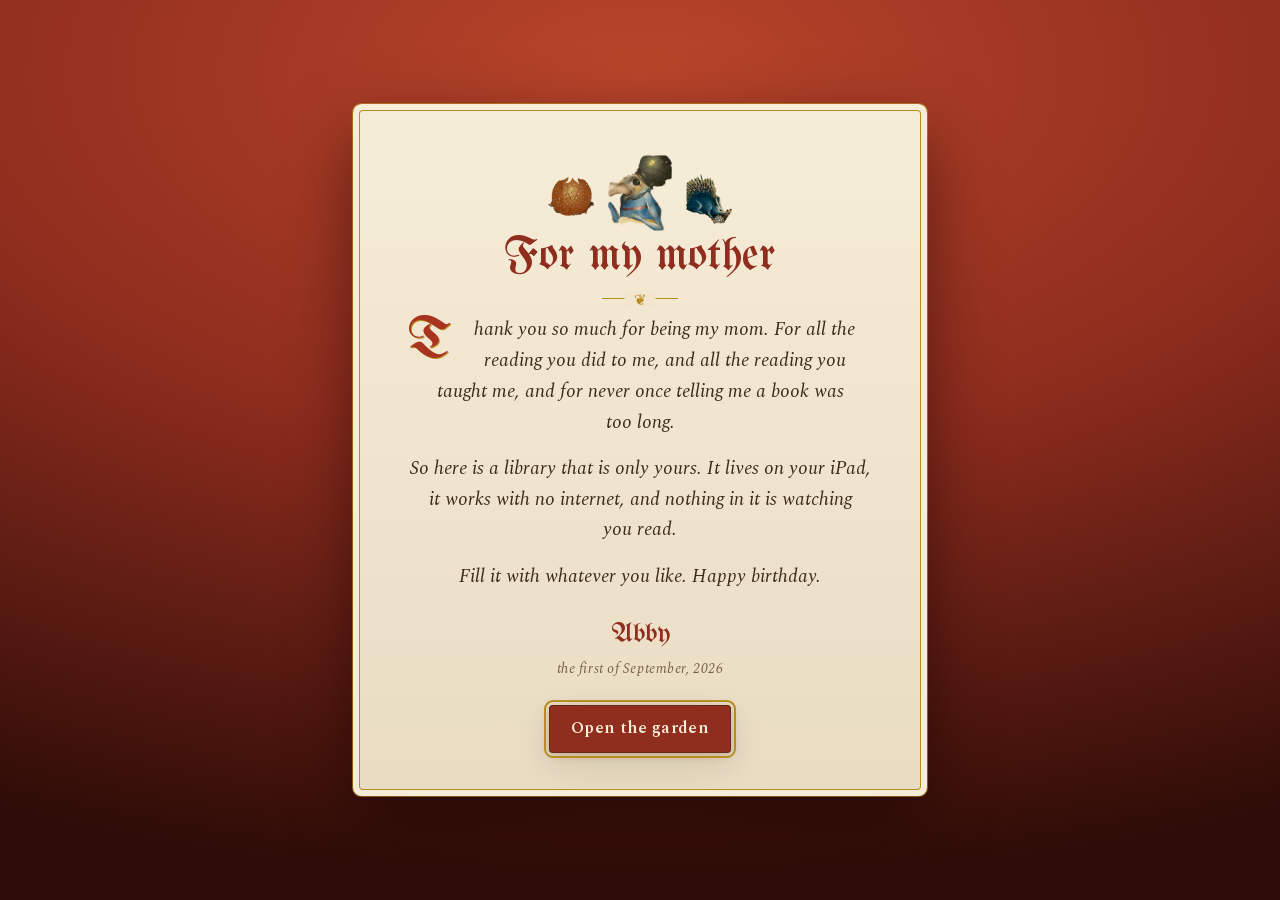
<file: index.html>
<!doctype html>
<html lang="en" data-theme="garden" data-marginalia="on" data-capitals="on">
<head>
<meta charset="utf-8">
<meta name="viewport" content="width=device-width, initial-scale=1, viewport-fit=cover, interactive-widget=resizes-content">
<title>Triptych</title>
<meta name="description" content="A private library that reads like a Bosch painting.">
<meta name="color-scheme" content="light dark">
<meta name="theme-color" content="#e5d7b8" media="(prefers-color-scheme: light)">
<meta name="theme-color" content="#14100c" media="(prefers-color-scheme: dark)">

<meta name="apple-mobile-web-app-capable" content="yes">
<meta name="mobile-web-app-capable" content="yes">
<meta name="apple-mobile-web-app-status-bar-style" content="black-translucent">
<meta name="apple-mobile-web-app-title" content="Triptych">
<meta name="format-detection" content="telephone=no">

<link rel="manifest" href="manifest.webmanifest">
<link rel="apple-touch-icon" href="icons/apple-touch-icon.png">
<link rel="icon" href="icons/icon-192.png" sizes="192x192">

<!-- Launch screens, so opening from the home screen never shows a white page -->
<link rel="apple-touch-startup-image" media="(device-width: 375px) and (device-height: 667px) and (-webkit-device-pixel-ratio: 2) and (orientation: portrait)" href="icons/splash/iphone-se.png">
<link rel="apple-touch-startup-image" media="(device-width: 390px) and (device-height: 844px) and (-webkit-device-pixel-ratio: 3) and (orientation: portrait)" href="icons/splash/iphone-14.png">
<link rel="apple-touch-startup-image" media="(device-width: 393px) and (device-height: 852px) and (-webkit-device-pixel-ratio: 3) and (orientation: portrait)" href="icons/splash/iphone-15.png">
<link rel="apple-touch-startup-image" media="(device-width: 430px) and (device-height: 932px) and (-webkit-device-pixel-ratio: 3) and (orientation: portrait)" href="icons/splash/iphone-15-max.png">
<link rel="apple-touch-startup-image" media="(device-width: 440px) and (device-height: 956px) and (-webkit-device-pixel-ratio: 3) and (orientation: portrait)" href="icons/splash/iphone-16-max.png">
<link rel="apple-touch-startup-image" media="(device-width: 820px) and (device-height: 1180px) and (-webkit-device-pixel-ratio: 2) and (orientation: portrait)" href="icons/splash/ipad-109.png">
<link rel="apple-touch-startup-image" media="(device-width: 1180px) and (device-height: 820px) and (-webkit-device-pixel-ratio: 2) and (orientation: landscape)" href="icons/splash/ipad-109-land.png">
<link rel="apple-touch-startup-image" media="(device-width: 834px) and (device-height: 1194px) and (-webkit-device-pixel-ratio: 2) and (orientation: portrait)" href="icons/splash/ipad-pro-11.png">
<link rel="apple-touch-startup-image" media="(device-width: 1194px) and (device-height: 834px) and (-webkit-device-pixel-ratio: 2) and (orientation: landscape)" href="icons/splash/ipad-pro-11-land.png">
<link rel="apple-touch-startup-image" media="(device-width: 1024px) and (device-height: 1366px) and (-webkit-device-pixel-ratio: 2) and (orientation: portrait)" href="icons/splash/ipad-pro-13.png">
<link rel="apple-touch-startup-image" media="(device-width: 1366px) and (device-height: 1024px) and (-webkit-device-pixel-ratio: 2) and (orientation: landscape)" href="icons/splash/ipad-pro-13-land.png">

<link rel="preload" as="style" href="css/fonts.css">
<link rel="stylesheet" href="css/fonts.css">
<link rel="stylesheet" href="css/bosch.css">
</head>
<body>

<!-- ═══ Reading veils: brightness dimmer and blue-light warmth ═══ -->
<div class="veil veil-warm" id="veilWarm" aria-hidden="true"></div>
<div class="veil veil-dim" id="veilDim" aria-hidden="true"></div>

<!-- ═══ Parchment grain, drawn once, reused everywhere ═══ -->
<svg class="hidden-defs" aria-hidden="true" focusable="false">
  <defs>
    <filter id="grain" x="0" y="0" width="100%" height="100%">
      <feTurbulence type="fractalNoise" baseFrequency="0.85" numOctaves="4" seed="7" result="n"/>
      <feColorMatrix in="n" type="saturate" values="0"/>
      <feComponentTransfer><feFuncA type="linear" slope="0.42"/></feComponentTransfer>
    </filter>
    <filter id="inkbleed" x="-10%" y="-10%" width="120%" height="120%">
      <feTurbulence type="fractalNoise" baseFrequency="0.9" numOctaves="3" seed="3" result="t"/>
      <feDisplacementMap in="SourceGraphic" in2="t" scale="1.1" xChannelSelector="R" yChannelSelector="G"/>
    </filter>

    <!-- Icons: stylized ink line-work, 24 grid -->
    <symbol id="i-back" viewBox="0 0 24 24">
      <path d="M15 4 7.5 12 15 20" fill="none" stroke="currentColor" stroke-width="1.7" stroke-linecap="round" stroke-linejoin="round"/>
      <path d="M7.5 12h9.5" fill="none" stroke="currentColor" stroke-width="1.7" stroke-linecap="round"/>
      <path d="M17 9.6c1.6.7 1.6 4.1 0 4.8" fill="none" stroke="currentColor" stroke-width="1.3" stroke-linecap="round"/>
    </symbol>
    <symbol id="i-toc" viewBox="0 0 24 24">
      <path d="M5 4.5h12a2 2 0 0 1 2 2V19a1.6 1.6 0 0 0-1.6-1.6H5z" fill="none" stroke="currentColor" stroke-width="1.5" stroke-linejoin="round"/>
      <path d="M5 4.5A1.6 1.6 0 0 0 3.4 6.1v11.3A1.6 1.6 0 0 1 5 15.8" fill="none" stroke="currentColor" stroke-width="1.5"/>
      <path d="M7.6 8.4h8M7.6 11.3h8M7.6 14.2h5.2" stroke="currentColor" stroke-width="1.35" stroke-linecap="round"/>
    </symbol>
    <symbol id="i-type" viewBox="0 0 24 24">
      <path d="M2.6 18.4 7.4 6.2h1.6l4.8 12.2" fill="none" stroke="currentColor" stroke-width="1.6" stroke-linecap="round" stroke-linejoin="round"/>
      <path d="M4.7 14.2h6.8" stroke="currentColor" stroke-width="1.4" stroke-linecap="round"/>
      <path d="M21.4 18.4v-5.1a2.9 2.9 0 0 0-5.6-1" fill="none" stroke="currentColor" stroke-width="1.5" stroke-linecap="round"/>
      <path d="M21.4 15.6c-3.6-.5-5.6.3-5.6 1.6 0 1 .9 1.6 2.1 1.6 1.5 0 3.5-1.1 3.5-3.2z" fill="none" stroke="currentColor" stroke-width="1.5" stroke-linejoin="round"/>
    </symbol>
    <symbol id="i-eye" viewBox="0 0 24 24">
      <path d="M1.9 12S5.6 6.2 12 6.2 22.1 12 22.1 12 18.4 17.8 12 17.8 1.9 12 1.9 12z" fill="none" stroke="currentColor" stroke-width="1.5" stroke-linejoin="round"/>
      <circle cx="12" cy="12" r="3.1" fill="none" stroke="currentColor" stroke-width="1.5"/>
      <circle cx="12" cy="12" r="1.15" fill="currentColor"/>
      <path d="M12 3.1v1.7M6.4 4.4l.9 1.6M17.6 4.4l-.9 1.6" stroke="currentColor" stroke-width="1.25" stroke-linecap="round"/>
    </symbol>
    <symbol id="i-mark" viewBox="0 0 24 24">
      <path d="M6.4 3.6h11.2v16.9l-5.6-4.3-5.6 4.3z" fill="none" stroke="currentColor" stroke-width="1.6" stroke-linejoin="round"/>
      <path d="M12 7.1v5.6M9.6 9.3 12 7.1l2.4 2.2" fill="none" stroke="currentColor" stroke-width="1.35" stroke-linecap="round" stroke-linejoin="round"/>
    </symbol>
    <symbol id="i-mark-on" viewBox="0 0 24 24">
      <path d="M6.4 3.6h11.2v16.9l-5.6-4.3-5.6 4.3z" fill="currentColor" stroke="currentColor" stroke-width="1.6" stroke-linejoin="round"/>
    </symbol>
    <symbol id="i-close" viewBox="0 0 24 24">
      <path d="M6 6l12 12M18 6 6 18" fill="none" stroke="currentColor" stroke-width="1.7" stroke-linecap="round"/>
    </symbol>
    <symbol id="i-plus" viewBox="0 0 24 24">
      <path d="M12 4.6v14.8M4.6 12h14.8" fill="none" stroke="currentColor" stroke-width="1.8" stroke-linecap="round"/>
    </symbol>
    <symbol id="i-trash" viewBox="0 0 24 24">
      <path d="M4.6 7.1h14.8" stroke="currentColor" stroke-width="1.6" stroke-linecap="round"/>
      <path d="M9.2 7.1V5a1.4 1.4 0 0 1 1.4-1.4h2.8A1.4 1.4 0 0 1 14.8 5v2.1" fill="none" stroke="currentColor" stroke-width="1.5"/>
      <path d="M6.4 7.1 7.5 20a1.5 1.5 0 0 0 1.5 1.4h6a1.5 1.5 0 0 0 1.5-1.4l1.1-12.9" fill="none" stroke="currentColor" stroke-width="1.5" stroke-linejoin="round"/>
      <path d="M10.1 10.6v7.1M13.9 10.6v7.1" stroke="currentColor" stroke-width="1.35" stroke-linecap="round"/>
    </symbol>
    <symbol id="i-share-ios" viewBox="0 0 24 24">
      <path d="M12 3.2v11.4" fill="none" stroke="currentColor" stroke-width="1.7" stroke-linecap="round"/>
      <path d="M8.3 6.7 12 3.2l3.7 3.5" fill="none" stroke="currentColor" stroke-width="1.7" stroke-linecap="round" stroke-linejoin="round"/>
      <path d="M7 9.9H5.4A1.6 1.6 0 0 0 3.8 11.5v8.1a1.6 1.6 0 0 0 1.6 1.6h13.2a1.6 1.6 0 0 0 1.6-1.6v-8.1a1.6 1.6 0 0 0-1.6-1.6H17" fill="none" stroke="currentColor" stroke-width="1.6" stroke-linejoin="round"/>
    </symbol>
    <symbol id="i-sun" viewBox="0 0 24 24">
      <circle cx="12" cy="12" r="4.4" fill="none" stroke="currentColor" stroke-width="1.6"/>
      <path d="M12 1.9v2.6M12 19.5v2.6M1.9 12h2.6M19.5 12h2.6M4.9 4.9l1.9 1.9M17.2 17.2l1.9 1.9M19.1 4.9l-1.9 1.9M6.8 17.2l-1.9 1.9" stroke="currentColor" stroke-width="1.5" stroke-linecap="round"/>
    </symbol>
    <symbol id="i-moon" viewBox="0 0 24 24">
      <path d="M20.1 14.6A8.6 8.6 0 0 1 9.4 3.9a8.6 8.6 0 1 0 10.7 10.7z" fill="none" stroke="currentColor" stroke-width="1.6" stroke-linejoin="round"/>
    </symbol>
    <symbol id="i-sort" viewBox="0 0 24 24">
      <path d="M4.6 6.4h14.8M4.6 12h10.2M4.6 17.6h5.6" stroke="currentColor" stroke-width="1.6" stroke-linecap="round"/>
    </symbol>
    <symbol id="i-home" viewBox="0 0 24 24">
      <path d="M3.4 10.4 12 3.4l8.6 7" fill="none" stroke="currentColor" stroke-width="1.7" stroke-linecap="round" stroke-linejoin="round"/>
      <path d="M5.4 9.1V19a1.4 1.4 0 0 0 1.4 1.4h10.4A1.4 1.4 0 0 0 18.6 19V9.1" fill="none" stroke="currentColor" stroke-width="1.6" stroke-linejoin="round"/>
      <path d="M9.8 20.4v-5.6h4.4v5.6" fill="none" stroke="currentColor" stroke-width="1.5" stroke-linejoin="round"/>
    </symbol>
    <symbol id="i-books" viewBox="0 0 24 24">
      <path d="M4.2 4.6h4.2v14.8H4.2z" fill="none" stroke="currentColor" stroke-width="1.6" stroke-linejoin="round"/>
      <path d="M9.9 4.6h4.2v14.8H9.9z" fill="none" stroke="currentColor" stroke-width="1.6" stroke-linejoin="round"/>
      <path d="m15.7 5.9 3.9-1 3 13.9-3.9 1z" fill="none" stroke="currentColor" stroke-width="1.6" stroke-linejoin="round" transform="translate(-2.2 0)"/>
      <path d="M4.2 8.2h4.2M9.9 8.2h4.2" stroke="currentColor" stroke-width="1.3"/>
    </symbol>
    <symbol id="i-more" viewBox="0 0 24 24">
      <circle cx="5.4" cy="12" r="1.7" fill="currentColor"/>
      <circle cx="12" cy="12" r="1.7" fill="currentColor"/>
      <circle cx="18.6" cy="12" r="1.7" fill="currentColor"/>
    </symbol>
    <symbol id="i-sound" viewBox="0 0 24 24">
      <path d="M4.4 9.2h3.4L12.6 5v14l-4.8-4.2H4.4z" fill="none" stroke="currentColor" stroke-width="1.7" stroke-linejoin="round"/>
      <path d="M16.1 9.1a4.1 4.1 0 0 1 0 5.8" fill="none" stroke="currentColor" stroke-width="1.7" stroke-linecap="round"/>
      <path d="M18.8 6.4a7.9 7.9 0 0 1 0 11.2" fill="none" stroke="currentColor" stroke-width="1.7" stroke-linecap="round"/>
    </symbol>
    <symbol id="i-check" viewBox="0 0 24 24">
      <path d="M4.6 12.6 9.4 17.4 19.4 6.8" fill="none" stroke="currentColor" stroke-width="2.1" stroke-linecap="round" stroke-linejoin="round"/>
    </symbol>
  </defs>
</svg>

<!-- ═══ The painted frame. Hell down both sides, the procession above and below. ═══ -->
<div class="frame" id="frame" aria-hidden="true">
  <span class="frame-edge frame-top"></span>
  <span class="frame-edge frame-bottom"></span>
  <span class="frame-edge frame-left"></span>
  <span class="frame-edge frame-right"></span>
</div>

<!-- ═══ The rail. Wide screens only. ═══ -->
<nav class="rail" id="rail" aria-label="Sections">
  <div class="rail-head">
    <h1 class="rail-mark">Triptych</h1>
    <p class="rail-sub" id="railCount"></p>
  </div>
  <ul class="rail-nav">
    <li><button class="rail-item" data-rail="home" aria-current="page">
      <span class="rail-beast" data-demon="drummer"></span><span>Reading now</span></button></li>
    <li><button class="rail-item" data-rail="library">
      <span class="rail-beast" data-demon="rabbit"></span><span>Library</span></button></li>
    <li><button class="rail-item" data-rail="summon">
      <span class="rail-beast" data-demon="messenger"></span><span>Summon a book</span></button></li>
    <li><button class="rail-item" data-rail="dedication">
      <span class="rail-beast" data-demon="goldfinch"></span><span>The dedication</span></button></li>
    <li><button class="rail-item" data-rail="workshop">
      <span class="rail-beast" data-demon="prince"></span><span>The workshop</span></button></li>
  </ul>
  <div class="rail-foot" aria-hidden="true"><span data-demon="wheelman"></span></div>
</nav>

<!-- ═══════════════════ BOOK DETAIL ═══════════════════ -->
<section class="view" id="viewBook" data-view="book" hidden>
  <header class="topbar">
    <div class="topbar-row">
      <button class="glyph" data-action="leave-book" aria-label="Back">
        <svg class="ico" aria-hidden="true"><use href="#i-back"/></svg>
      </button>
      <h1 class="wordmark wordmark-sm" id="bookViewTitle">Book</h1>
      <div class="topbar-actions"><span class="glyph-spacer"></span></div>
    </div>
  </header>
  <div class="scroller"><div id="bookBody"></div></div>
</section>

<!-- ═══════════════════ READING NOW ═══════════════════ -->
<section class="view" id="viewHome" data-view="home" hidden>
  <div class="scroller" id="homeScroller">
    <h1 class="screen-title">Reading now</h1>
    <div id="homeBody"></div>
  </div>
</section>

<!-- ═══════════════════ LIBRARY ═══════════════════ -->
<section class="view" id="viewLibrary" data-view="library">
  <header class="topbar topbar-library">
    <div class="topbar-row">
      <h1 class="wordmark">Triptych</h1>
      <div class="topbar-actions">
        <button class="glyph" id="btnPrefs" aria-label="Settings">
          <span class="beak-btn" data-demon="prince" aria-hidden="true"></span>
        </button>
      </div>
    </div>
    <p class="shelf-count" id="shelfCount" aria-live="polite"></p>
  </header>


  <div class="scroller" id="libraryScroller">
    <div class="shelf-tools">
      <label class="searchbox">
        <svg class="ico" aria-hidden="true"><use href="#i-eye"/></svg>
        <input type="search" id="shelfSearch" placeholder="Search your library" autocomplete="off" aria-label="Search your library">
      </label>
      <div class="filters" role="group" aria-label="Filter the shelf">
        <button class="filter" data-filter="all" aria-pressed="true">All</button>
        <button class="filter" data-filter="reading" aria-pressed="false">Reading</button>
        <button class="filter" data-filter="unread" aria-pressed="false">Unread</button>
        <button class="filter" data-filter="finished" aria-pressed="false">Finished</button>
      </div>
      <button class="glyph glyph-sort" id="btnSort" aria-label="Sort the shelf">
        <svg class="ico" aria-hidden="true"><use href="#i-sort"/></svg>
      </button>
    </div>

    <div class="shelf" id="shelf" role="list" aria-label="Your books"></div>

    <div class="empty" id="emptyShelf" hidden>
      <div class="empty-art" data-demon="camel" aria-hidden="true"></div>
      <h2 class="empty-title">The garden is bare</h2>
      <p class="empty-body">Nothing has been planted here yet. Summon a book and it will take root on this shelf.</p>
      <button class="btn btn-primary" data-action="summon">Summon a book</button>
    </div>
    <div class="shelf-foot" aria-hidden="true"><span class="rule-vine"></span></div>
  </div>

  <button class="fab" id="fabSummon" aria-label="Summon a book">
    <span class="fab-art" data-demon="messenger" aria-hidden="true"></span>
    <span class="fab-label">Summon</span>
  </button>
</section>

<!-- ═══════════════════ READER ═══════════════════ -->
<section class="view" id="viewReader" data-view="reader" hidden>
  <div class="reader-stage" id="readerStage">
    <div class="plate" id="plate" aria-hidden="true"></div>
    <div class="marginalia marginalia-l" aria-hidden="true">
      <span class="fiend" data-demon="messenger"></span>
      <span class="fiend" data-demon="prince"></span>
      <span class="fiend" data-demon="porcupine"></span>
      <span class="fiend" data-demon="goldfinch"></span>
    </div>
    <div class="marginalia marginalia-r" aria-hidden="true">
      <span class="fiend" data-demon="skater"></span>
      <span class="fiend" data-demon="wheelman"></span>
      <span class="fiend" data-demon="drummer"></span>
      <span class="fiend" data-demon="strawberry"></span>
    </div>

    <div class="viewer-wrap">
      <div id="viewer"></div>
      <div class="page-loading" id="pageLoading" hidden>
        <span class="egg-spin" data-demon="drummer" aria-hidden="true"></span>
      </div>
    </div>

    <button class="sr-only" id="tapPrev">Previous page</button>
    <button class="sr-only" id="tapNext">Next page</button>
  </div>

  <header class="chrome chrome-top" id="chromeTop">
    <button class="glyph" data-action="close-book" aria-label="Back to the shelf">
      <svg class="ico" aria-hidden="true"><use href="#i-back"/></svg>
    </button>
    <h2 class="chrome-title" id="readerTitle"></h2>
    <div class="chrome-actions">
      <button class="glyph" id="btnAloud" aria-label="Read this book aloud" aria-pressed="false">
        <svg class="ico" aria-hidden="true"><use href="#i-sound"/></svg>
      </button>
      <button class="glyph" id="btnSearch" aria-label="Search inside this book">
        <svg class="ico" aria-hidden="true"><use href="#i-eye"/></svg>
      </button>
      <button class="glyph" id="btnBookmark" aria-label="Bookmark this page" aria-pressed="false">
        <svg class="ico" aria-hidden="true"><use href="#i-mark"/></svg>
      </button>
      <button class="glyph" id="btnToc" aria-label="Contents and bookmarks">
        <svg class="ico" aria-hidden="true"><use href="#i-toc"/></svg>
      </button>
      <button class="glyph" id="btnType" aria-label="Type and appearance">
        <svg class="ico" aria-hidden="true"><use href="#i-type"/></svg>
      </button>
    </div>
  </header>

  <div class="aloud-bar" id="aloudBar" hidden>
    <button class="aloud-btn" id="aloudToggle" aria-label="Pause reading">
      <svg viewBox="0 0 24 24" class="ico" aria-hidden="true">
        <rect x="7" y="5" width="3.4" height="14" rx="1.2" fill="currentColor"/>
        <rect x="13.6" y="5" width="3.4" height="14" rx="1.2" fill="currentColor"/>
      </svg>
    </button>
    <div class="aloud-text">
      <p class="aloud-label">Reading aloud</p>
      <p class="aloud-line" id="aloudLine"></p>
    </div>
    <div class="aloud-speed">
      <button class="aloud-step" data-speed="-" aria-label="Slower">&minus;</button>
      <span id="aloudRate">1.0×</span>
      <button class="aloud-step" data-speed="+" aria-label="Faster">+</button>
    </div>
    <button class="aloud-btn" id="aloudVoice" aria-label="Choose the reading voice">
      <svg viewBox="0 0 24 24" class="ico" aria-hidden="true">
        <path d="M12 3.6a3 3 0 0 1 3 3v5.2a3 3 0 0 1-6 0V6.6a3 3 0 0 1 3-3z" fill="none" stroke="currentColor" stroke-width="1.6"/>
        <path d="M5.6 11.4a6.4 6.4 0 0 0 12.8 0M12 17.8V21" fill="none" stroke="currentColor" stroke-width="1.6" stroke-linecap="round"/>
      </svg>
    </button>
    <button class="aloud-btn" id="aloudStop" aria-label="Stop reading">
      <svg class="ico" aria-hidden="true"><use href="#i-close"/></svg>
    </button>
  </div>

  <footer class="chrome chrome-bottom" id="chromeBottom">
    <div class="scrub-row">
      <div class="scrub-track">
        <input type="range" id="scrubber" min="0" max="1000" value="0" step="1" aria-label="Position in book">
        <span class="scrub-fill" id="scrubFill" aria-hidden="true"></span>
        <span class="scrub-crawler" id="scrubCrawler" data-demon="skater" aria-hidden="true"></span>
      </div>
    </div>
    <div class="scrub-meta">
      <span id="metaLeft">&nbsp;</span>
      <span id="metaRight">&nbsp;</span>
    </div>
  </footer>
</section>

<!-- ═══════════════════ SUMMON WIZARD ═══════════════════ -->
<section class="view" id="viewSummon" data-view="summon" hidden>
  <header class="topbar">
    <div class="topbar-row">
      <button class="glyph" data-action="leave-summon" aria-label="Back to the shelf">
        <svg class="ico" aria-hidden="true"><use href="#i-back"/></svg>
      </button>
      <h1 class="wordmark wordmark-sm">Summoning</h1>
      <div class="topbar-actions"><span class="glyph-spacer"></span></div>
    </div>
  </header>

  <div class="scroller">
    <ol class="stepper" id="stepper" aria-label="Progress">
      <li data-step="1"><span>1</span>Name it</li>
      <li data-step="2"><span>2</span>Hunt</li>
      <li data-step="3"><span>3</span>Fetch</li>
      <li data-step="4"><span>4</span>Shelve</li>
    </ol>
    <div id="summonBody"></div>
  </div>
</section>

<!-- ═══════════════════ SHEETS ═══════════════════ -->
<div class="scrim" id="scrim" hidden></div>

<aside class="sheet sheet-tall" id="sheetType" hidden aria-label="Type and appearance">
  <div class="sheet-grab" aria-hidden="true"></div>
  <div class="sheet-head">
    <h2>Appearance</h2>
    <button class="glyph" data-close-sheet aria-label="Close">
      <svg class="ico" aria-hidden="true"><use href="#i-close"/></svg>
    </button>
  </div>
  <div class="sheet-body sheet-scroll" id="sheetTypeBody"></div>
</aside>

<aside class="sheet sheet-tall" id="sheetVoice" hidden aria-label="Reading voice">
  <div class="sheet-grab" aria-hidden="true"></div>
  <div class="sheet-head">
    <h2>The reading voice</h2>
    <button class="glyph" data-close-sheet aria-label="Close">
      <svg class="ico" aria-hidden="true"><use href="#i-close"/></svg>
    </button>
  </div>
  <div class="sheet-body sheet-scroll" id="sheetVoiceBody"></div>
</aside>

<aside class="sheet sheet-tall" id="sheetToc" hidden aria-label="Contents">
  <div class="sheet-grab" aria-hidden="true"></div>
  <div class="sheet-head">
    <div class="segmented" role="tablist" aria-label="Contents or bookmarks">
      <button role="tab" aria-selected="true" data-tab="toc">Contents</button>
      <button role="tab" aria-selected="false" data-tab="marks">Marks</button>
      <button role="tab" aria-selected="false" data-tab="notes">Highlights</button>
    </div>
    <button class="glyph" data-close-sheet aria-label="Close">
      <svg class="ico" aria-hidden="true"><use href="#i-close"/></svg>
    </button>
  </div>
  <div class="sheet-body sheet-scroll" id="tocList" role="tabpanel"></div>
  <div class="sheet-body sheet-scroll" id="markList" role="tabpanel" hidden></div>
  <div class="sheet-body sheet-scroll" id="noteList" role="tabpanel" hidden></div>
</aside>

<aside class="sheet sheet-tall" id="sheetSearch" hidden aria-label="Search inside book">
  <div class="sheet-grab" aria-hidden="true"></div>
  <div class="sheet-head">
    <h2>Search inside</h2>
    <button class="glyph" data-close-sheet aria-label="Close">
      <svg class="ico" aria-hidden="true"><use href="#i-close"/></svg>
    </button>
  </div>
  <div class="sheet-field">
    <input type="search" id="findInput" placeholder="A word or a phrase" autocomplete="off" enterkeyhint="search" aria-label="Search text">
  </div>
  <div class="sheet-body sheet-scroll" id="findResults"></div>
</aside>

<aside class="sheet sheet-tall" id="sheetPrefs" hidden aria-label="Settings">
  <div class="sheet-grab" aria-hidden="true"></div>
  <div class="sheet-head">
    <h2>The Workshop</h2>
    <button class="glyph" data-close-sheet aria-label="Close">
      <svg class="ico" aria-hidden="true"><use href="#i-close"/></svg>
    </button>
  </div>
  <div class="sheet-body sheet-scroll" id="sheetPrefsBody"></div>
</aside>

<!-- ═══════════════════ INSTALL COACH (iOS home screen) ═══════════════════ -->
<div class="install-coach" id="installCoach" hidden>
  <div class="install-card">
    <div class="install-art" data-demon="messenger" aria-hidden="true"></div>
    <h2>Put me on your home screen</h2>
    <p>Triptych wants to live on your home screen so it opens like any other app, with no address bar and no internet needed.</p>
    <ol class="install-steps">
      <li><span class="num">1</span> Tap the Share button <svg class="ico ico-inline" aria-hidden="true"><use href="#i-share-ios"/></svg> <span id="shareWhere">in Safari</span>.</li>
      <li><span class="num">2</span> Scroll down and tap <b>Add to Home Screen</b>.</li>
      <li><span class="num">3</span> Tap <b>Add</b>. Then open Triptych from your home screen.</li>
    </ol>
    <button class="btn btn-ghost" id="dismissCoach">I will do it later</button>
  </div>
</div>

<!-- ═══════════════════ DEDICATION (first launch only) ═══════════════════ -->
<div class="dedication" id="dedication" hidden>
  <div class="dedication-card" role="dialog" aria-labelledby="dedHeading" aria-modal="true">
    <div class="ded-crown" aria-hidden="true">
      <span data-demon="strawberry"></span>
      <span data-demon="prince"></span>
      <span data-demon="porcupine"></span>
    </div>
    <h1 class="ded-heading" id="dedHeading"></h1>
    <div class="ded-rule" aria-hidden="true"></div>
    <div class="ded-body" id="dedBody"></div>
    <p class="ded-sign" id="dedSign"></p>
    <p class="ded-date" id="dedDate"></p>
    <button class="btn btn-primary" id="dedEnter"></button>
  </div>
</div>

<nav class="tabbar" id="tabbar" aria-label="Sections">
  <button class="tab" data-rail="home" aria-current="page">
    <svg class="ico" aria-hidden="true"><use href="#i-home"/></svg><span>Reading Now</span>
  </button>
  <button class="tab" data-rail="library">
    <svg class="ico" aria-hidden="true"><use href="#i-books"/></svg><span>Library</span>
  </button>
  <button class="tab" data-rail="summon">
    <svg class="ico" aria-hidden="true"><use href="#i-plus"/></svg><span>Summon</span>
  </button>
  <button class="tab" data-rail="workshop">
    <svg class="ico" aria-hidden="true"><use href="#i-more"/></svg><span>More</span>
  </button>
</nav>

<div class="hl-pop" id="hlPop" hidden role="dialog" aria-label="Highlight">
  <div class="hl-colours" role="group" aria-label="Highlight colour">
    <button class="hl-swatch hl-gold"  data-hl="gold"  aria-label="Gold"></button>
    <button class="hl-swatch hl-sage"  data-hl="sage"  aria-label="Sage"></button>
    <button class="hl-swatch hl-lapis" data-hl="lapis" aria-label="Lapis"></button>
    <button class="hl-swatch hl-rose"  data-hl="rose"  aria-label="Vermilion"></button>
  </div>
  <span class="hl-sep" aria-hidden="true"></span>
  <button class="hl-act" id="hlNote">Note</button>
  <button class="hl-act" id="hlCopy">Copy</button>
  <button class="hl-act hl-del" id="hlDelete" hidden>Remove</button>
</div>

<!-- ═══════════════ THE COACH: large print, one step at a time ═══════════════ -->
<section class="coach" id="coach" hidden aria-label="Step by step guide">
  <div class="coach-top">
    <button class="glyph" id="coachClose" aria-label="Close the guide">
      <svg class="ico" aria-hidden="true"><use href="#i-close"/></svg>
    </button>
    <p class="coach-count" id="coachCount"></p>
    <button class="glyph" id="coachSpeak" aria-label="Read this step aloud">
      <svg class="ico" aria-hidden="true"><use href="#i-sound"/></svg>
    </button>
  </div>

  <div class="coach-body">
    <div class="coach-art" id="coachArt"></div>
    <h2 class="coach-title" id="coachTitle"></h2>
    <p class="coach-text" id="coachText"></p>
  </div>

  <div class="coach-foot">
    <button class="btn btn-ghost coach-nav" id="coachBack">Back</button>
    <a class="btn btn-ghost coach-nav" id="coachOpen" href="#" target="_blank" rel="noopener noreferrer">Open the site</a>
    <button class="btn btn-primary coach-nav" id="coachNext">Next</button>
  </div>
</section>

<div class="toast" id="toast" role="status" aria-live="polite" hidden></div>

<input type="file" id="fileInput" accept=".epub,application/epub+zip" multiple hidden>

<script src="vendor/jszip.min.js"></script>
<script src="vendor/epub.min.js"></script>
<script type="module" src="js/app.js"></script>
</body>
</html>
</file>
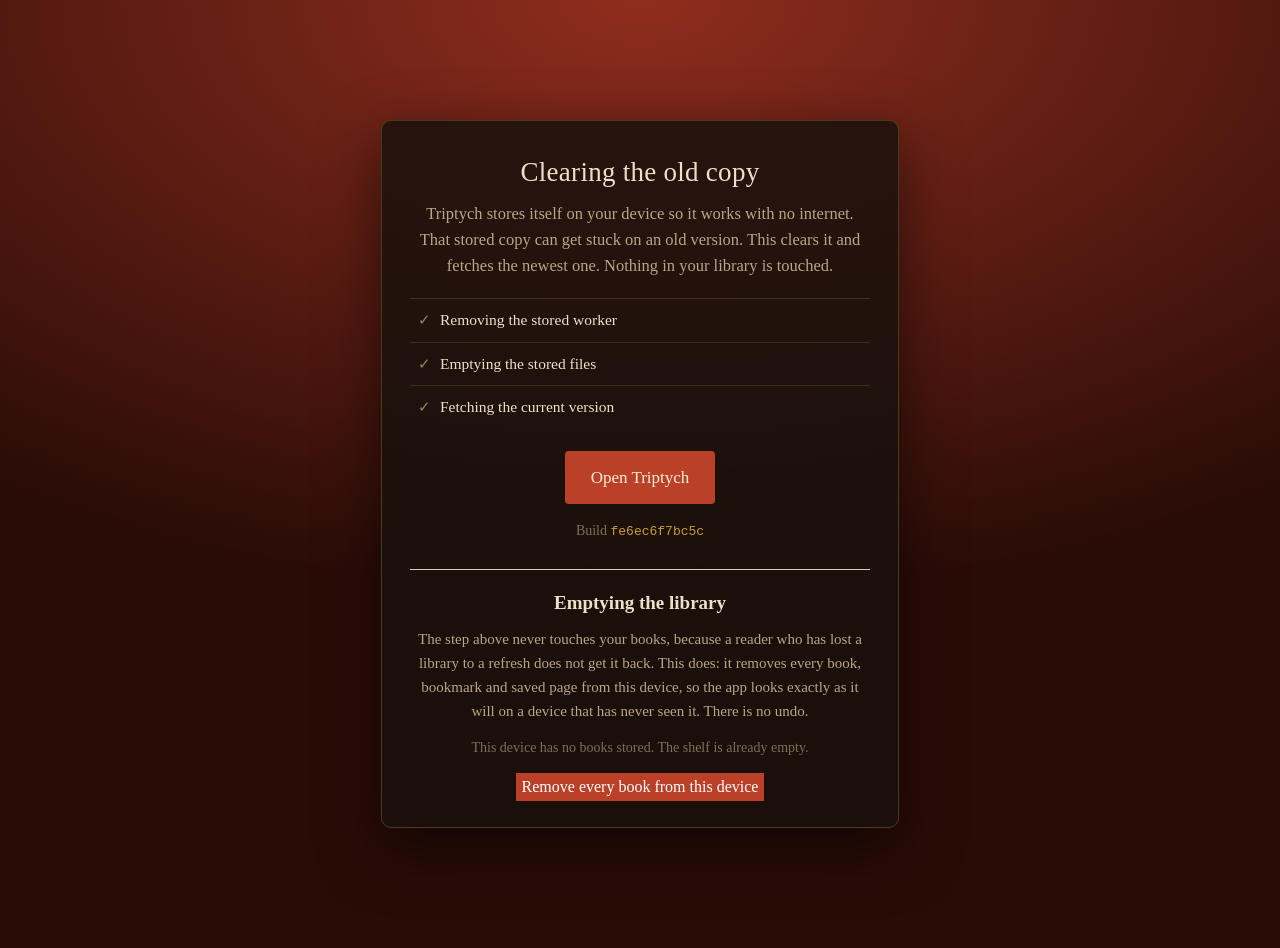
<file: reset.html>
<!doctype html>
<html lang="en">
<head>
<meta charset="utf-8">
<meta name="viewport" content="width=device-width, initial-scale=1, viewport-fit=cover">
<title>Reset Triptych</title>
<style>
  :root { color-scheme: dark; }
  body {
    margin: 0;
    min-height: 100dvh;
    display: grid;
    place-items: center;
    padding: 24px;
    background: radial-gradient(120% 90% at 50% 0%, #8f2d1e, #2a0c07 70%);
    color: #ece0c6;
    font-family: 'Iowan Old Style', Palatino, Georgia, serif;
    line-height: 1.6;
  }
  .card {
    width: min(460px, 100%);
    padding: 30px 28px 26px;
    background: rgb(22 17 12 / .82);
    border: 1px solid #4a3a20;
    border-radius: 10px;
    box-shadow: 0 20px 60px rgb(0 0 0 / .55);
    text-align: center;
  }
  h1 { margin: 0 0 6px; font-size: 27px; font-weight: 500; letter-spacing: .01em; }
  p { margin: 0 0 14px; font-size: 16.5px; color: #b8a684; text-wrap: pretty; }
  ol { margin: 18px 0 0; padding: 0; list-style: none; text-align: left; font-size: 15.5px; }
  li { padding: 9px 0 9px 30px; position: relative; color: #b8a684; border-top: 1px solid #3b2e1f; }
  li::before {
    content: "·"; position: absolute; left: 8px; top: 7px;
    font-size: 22px; color: #7d6e55;
  }
  li.done { color: #ece0c6; }
  li.done::before { content: "✓"; font-size: 15px; top: 9px; color: #7d9059; }
  li.fail::before { content: "×"; color: #bb4028; }
  a.go {
    display: inline-block;
    margin-top: 22px;
    padding: 13px 26px;
    background: #bb4028;
    color: #f6edd8;
    font-size: 17px;
    text-decoration: none;
    border-radius: 4px;
  }
  a.go[aria-disabled="true"] { opacity: .45; pointer-events: none; }
  code { font-family: ui-monospace, SFMono-Regular, Menlo, monospace; font-size: 13px; color: #cb9c2f; }
</style>
</head>
<body>
<div class="card">
  <h1>Clearing the old copy</h1>
  <p>
    Triptych stores itself on your device so it works with no internet. That
    stored copy can get stuck on an old version. This clears it and fetches
    the newest one. Nothing in your library is touched.
  </p>
  <ol id="steps">
    <li id="s1">Removing the stored worker</li>
    <li id="s2">Emptying the stored files</li>
    <li id="s3">Fetching the current version</li>
  </ol>
  <a class="go" id="go" href="./?fresh=1" aria-disabled="true">Working…</a>
  <p style="margin-top:16px; font-size:14px; color:#7d6e55">
    Build <code id="ver">…</code>
  </p>

  <hr style="margin:26px 0 18px; border:0; border-top:1px solid #d8cdb4">
  <h2 style="margin:0 0 8px; font-size:19px">Emptying the library</h2>
  <p style="font-size:15px">
    The step above never touches your books, because a reader who has lost a
    library to a refresh does not get it back. This does: it removes every book,
    bookmark and saved page from this device, so the app looks exactly as it
    will on a device that has never seen it. There is no undo.
  </p>
  <p style="font-size:14px; color:#7d6e55; margin-top:8px" id="hasbooks">Counting…</p>
  <button class="go" id="wipe" style="background:#bb4028; border:0; cursor:pointer; font:inherit; color:#fff">
    Remove every book from this device
  </button>
</div>

<script>
  // Emptying the library is deliberately here and not in the app. The seed
  // shelf changing does not remove books already imported, and it must not:
  // an app that deletes a reader's books because a setting moved is worse than
  // one with a stale shelf. So this lives on the page her mother never visits.
  const wipeLibrary = async () => {
    const btn = document.getElementById('wipe');
    btn.textContent = 'Removing…';
    btn.disabled = true;
    try {
      const dbs = await indexedDB.databases?.() || [{ name: 'triptych' }];
      await Promise.all(dbs.filter((d) => d.name).map((d) => new Promise((res) => {
        const req = indexedDB.deleteDatabase(d.name);
        req.onsuccess = req.onerror = req.onblocked = res;
      })));
      try { localStorage.removeItem('triptych.dedicated'); } catch { /* fine */ }
      btn.textContent = 'Removed. Open Triptych to see the empty shelf.';
      btn.style.background = '#7d9059';
    } catch {
      btn.textContent = 'Could not remove them. Close other Triptych tabs and try again.';
      btn.disabled = false;
    }
  };

  const countBooks = async () => {
    const note = document.getElementById('hasbooks');
    try {
      const db = await new Promise((res, rej) => {
        const r = indexedDB.open('triptych', 2);
        r.onsuccess = () => res(r.result);
        r.onerror = () => rej(r.error);
        r.onupgradeneeded = () => r.transaction?.abort();
      });
      const n = await new Promise((res) => {
        const r = db.transaction('books').objectStore('books').count();
        r.onsuccess = () => res(r.result);
        r.onerror = () => res(0);
      });
      db.close();
      note.textContent = n === 0
        ? 'This device has no books stored. The shelf is already empty.'
        : `This device is storing ${n} ${n === 1 ? 'book' : 'books'}.`;
    } catch {
      note.textContent = 'This device has no library stored yet.';
    }
  };

  document.getElementById('wipe').addEventListener('click', wipeLibrary);
  countBooks();

  // Deliberately dependency free and outside the app. If the old worker is
  // serving stale files, this page is the one thing that can still get through,
  // because it was never in that worker's cache to begin with.
  const mark = (id, ok) => {
    const el = document.getElementById(id);
    el.className = ok ? 'done' : 'fail';
  };

  (async () => {
    try {
      const regs = await navigator.serviceWorker?.getRegistrations?.() || [];
      await Promise.all(regs.map((r) => r.unregister()));
      mark('s1', true);
    } catch { mark('s1', false); }

    try {
      const keys = await caches.keys();
      await Promise.all(keys.map((k) => caches.delete(k)));
      mark('s2', true);
    } catch { mark('s2', false); }

    let version = 'unknown';
    try {
      const res = await fetch('sw.js?bust=' + Date.now(), { cache: 'no-store' });
      const text = await res.text();
      version = (text.match(/VERSION = '([a-f0-9]+)'/) || [])[1] || 'unknown';
      mark('s3', true);
    } catch { mark('s3', false); }

    document.getElementById('ver').textContent = version;
    const go = document.getElementById('go');
    go.textContent = 'Open Triptych';
    go.setAttribute('aria-disabled', 'false');
    go.href = './?fresh=' + Date.now();
  })();
</script>
</body>
</html>
</file>
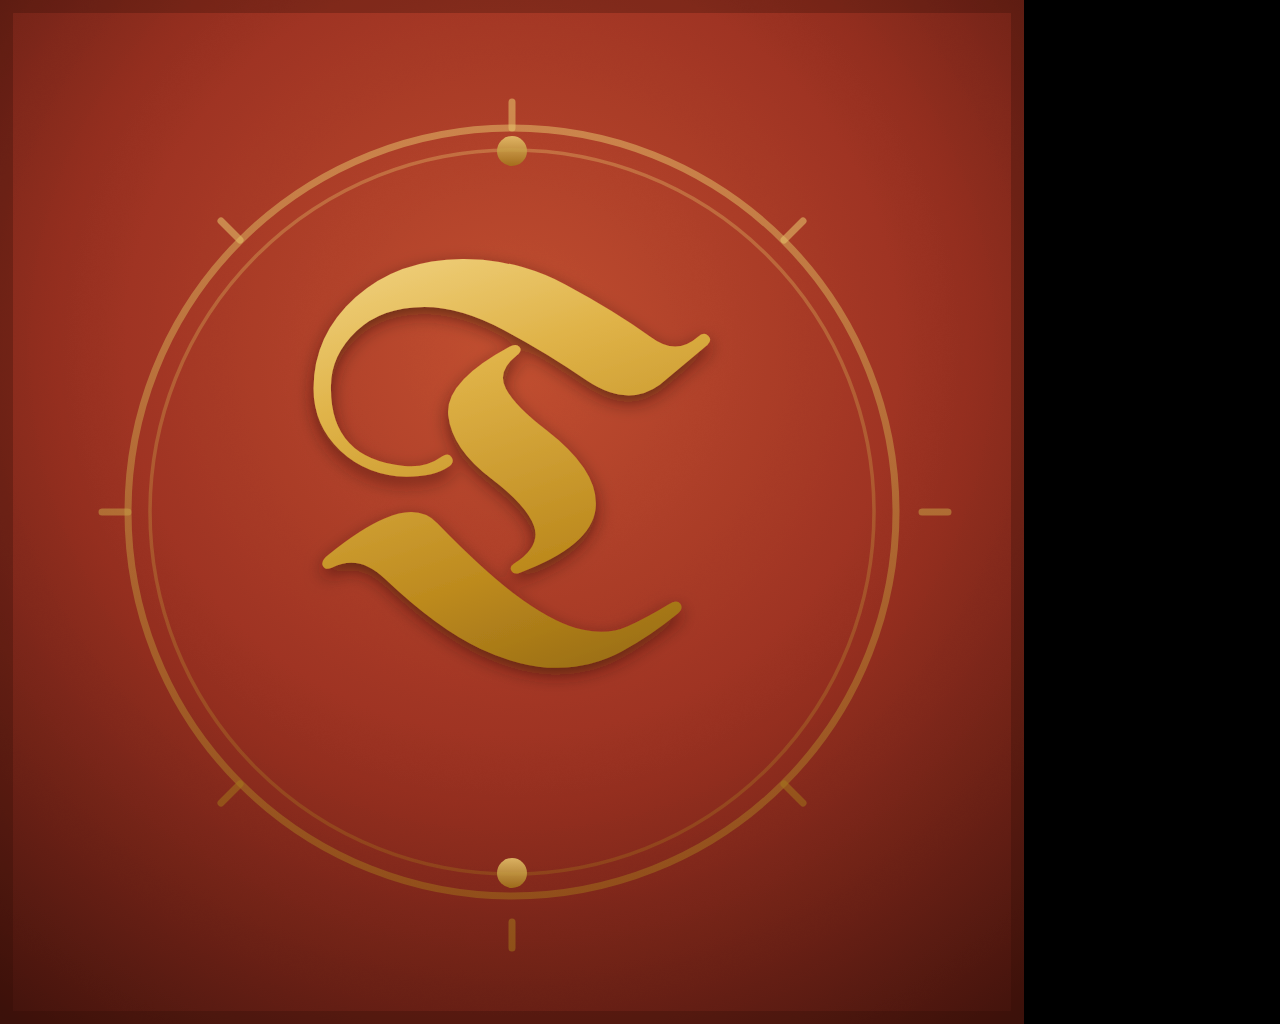
<file: art/icon.html>
<!doctype html>
<html><head><meta charset="utf-8">
<link rel="stylesheet" href="../css/fonts.css">
<style>
  html,body{margin:0;padding:0;background:#000}
  svg{display:block}
</style></head><body>
<svg xmlns="http://www.w3.org/2000/svg" width="1024" height="1024" viewBox="0 0 1024 1024">
  <defs>
    <radialGradient id="ground" cx="50%" cy="34%" r="82%">
      <stop offset="0%"   stop-color="#b8452a"/>
      <stop offset="46%"  stop-color="#8f2d1e"/>
      <stop offset="100%" stop-color="#39100a"/>
    </radialGradient>
    <linearGradient id="gold" x1="0" y1="0" x2="0.25" y2="1">
      <stop offset="0%"   stop-color="#f6dc92"/>
      <stop offset="34%"  stop-color="#dfb247"/>
      <stop offset="68%"  stop-color="#bd8a1e"/>
      <stop offset="100%" stop-color="#8a610f"/>
    </linearGradient>
    <linearGradient id="goldSoft" x1="0" y1="0" x2="0" y2="1">
      <stop offset="0%"   stop-color="#e9c96f"/>
      <stop offset="100%" stop-color="#a2751a"/>
    </linearGradient>
    <filter id="tooth" x="-5%" y="-5%" width="110%" height="110%">
      <feTurbulence type="fractalNoise" baseFrequency="1.3" numOctaves="4" seed="11" result="n"/>
      <feColorMatrix in="n" type="saturate" values="0" result="g"/>
      <feComponentTransfer in="g" result="a"><feFuncA type="linear" slope="0.2"/></feComponentTransfer>
      <feComposite in="a" in2="SourceGraphic" operator="atop"/>
    </filter>
    <filter id="lift" x="-20%" y="-20%" width="140%" height="140%">
      <feDropShadow dx="0" dy="7" stdDeviation="9" flood-color="#2a0a05" flood-opacity="0.55"/>
    </filter>
  </defs>

  <rect width="1024" height="1024" fill="url(#ground)"/>
  <rect width="1024" height="1024" fill="#fff" opacity="0.15" filter="url(#tooth)" style="mix-blend-mode:overlay"/>
  <rect width="1024" height="1024" fill="none" stroke="#2c0c06" stroke-width="26" opacity=".28"/>

  <!-- Thorn ring, held inside the maskable safe circle -->
  <g stroke="url(#goldSoft)" fill="none" stroke-linecap="round">
    <circle cx="512" cy="512" r="384" stroke-width="7" opacity=".5"/>
    <circle cx="512" cy="512" r="362" stroke-width="3.5" opacity=".34"/>
    <g stroke-width="7" opacity=".55">
      <path d="M512 128v-26M512 922v26M128 512h-26M922 512h26"/>
      <path d="M240 240l-19-19M784 240l19-19M240 784l-19 19M784 784l19 19"/>
    </g>
  </g>

  <!-- Berries, north and south -->
  <g fill="url(#goldSoft)" opacity=".85">
    <circle cx="512" cy="151" r="15"/>
    <circle cx="512" cy="873" r="15"/>
  </g>

  <!-- The letter -->
  <text x="512" y="512" text-anchor="middle" dominant-baseline="central"
        font-family="UnifrakturMaguntia" font-size="566"
        fill="url(#gold)" filter="url(#lift)">T</text>
</svg>
</body></html>
</file>
<file: css/fonts.css>
/* latin-ext */
@font-face {
  font-family: 'Cormorant Garamond';
  font-style: italic;
  font-weight: 400;
  font-display: swap;
  src: url(../fonts/v21-co3smX5slCNuHLi8bLeY9MK7whWMhyjYrGFEsdtdc62E6zd58jD-htM8A_6pUKz9ugk.woff2) format('woff2');
  unicode-range: U+0100-02BA, U+02BD-02C5, U+02C7-02CC, U+02CE-02D7, U+02DD-02FF, U+0304, U+0308, U+0329, U+1D00-1DBF, U+1E00-1E9F, U+1EF2-1EFF, U+2020, U+20A0-20AB, U+20AD-20C0, U+2113, U+2C60-2C7F, U+A720-A7FF;
}
/* latin */
@font-face {
  font-family: 'Cormorant Garamond';
  font-style: italic;
  font-weight: 400;
  font-display: swap;
  src: url(../fonts/v21-co3smX5slCNuHLi8bLeY9MK7whWMhyjYrGFEsdtdc62E6zd58jD-iNM8A_6pUKz9.woff2) format('woff2');
  unicode-range: U+0000-00FF, U+0131, U+0152-0153, U+02BB-02BC, U+02C6, U+02DA, U+02DC, U+0304, U+0308, U+0329, U+2000-206F, U+20AC, U+2122, U+2191, U+2193, U+2212, U+2215, U+FEFF, U+FFFD;
}
/* latin-ext */
@font-face {
  font-family: 'Cormorant Garamond';
  font-style: normal;
  font-weight: 400;
  font-display: swap;
  src: url(../fonts/v21-co3bmX5slCNuHLi8bLeY9MK7whWMhyjYp3tKky2F7i6C.woff2) format('woff2');
  unicode-range: U+0100-02BA, U+02BD-02C5, U+02C7-02CC, U+02CE-02D7, U+02DD-02FF, U+0304, U+0308, U+0329, U+1D00-1DBF, U+1E00-1E9F, U+1EF2-1EFF, U+2020, U+20A0-20AB, U+20AD-20C0, U+2113, U+2C60-2C7F, U+A720-A7FF;
}
/* latin */
@font-face {
  font-family: 'Cormorant Garamond';
  font-style: normal;
  font-weight: 400;
  font-display: swap;
  src: url(../fonts/v21-co3bmX5slCNuHLi8bLeY9MK7whWMhyjYqXtKky2F7g.woff2) format('woff2');
  unicode-range: U+0000-00FF, U+0131, U+0152-0153, U+02BB-02BC, U+02C6, U+02DA, U+02DC, U+0304, U+0308, U+0329, U+2000-206F, U+20AC, U+2122, U+2191, U+2193, U+2212, U+2215, U+FEFF, U+FFFD;
}
/* latin-ext */
@font-face {
  font-family: 'Cormorant Garamond';
  font-style: normal;
  font-weight: 600;
  font-display: swap;
  src: url(../fonts/v21-co3bmX5slCNuHLi8bLeY9MK7whWMhyjYp3tKky2F7i6C.woff2) format('woff2');
  unicode-range: U+0100-02BA, U+02BD-02C5, U+02C7-02CC, U+02CE-02D7, U+02DD-02FF, U+0304, U+0308, U+0329, U+1D00-1DBF, U+1E00-1E9F, U+1EF2-1EFF, U+2020, U+20A0-20AB, U+20AD-20C0, U+2113, U+2C60-2C7F, U+A720-A7FF;
}
/* latin */
@font-face {
  font-family: 'Cormorant Garamond';
  font-style: normal;
  font-weight: 600;
  font-display: swap;
  src: url(../fonts/v21-co3bmX5slCNuHLi8bLeY9MK7whWMhyjYqXtKky2F7g.woff2) format('woff2');
  unicode-range: U+0000-00FF, U+0131, U+0152-0153, U+02BB-02BC, U+02C6, U+02DA, U+02DC, U+0304, U+0308, U+0329, U+2000-206F, U+20AC, U+2122, U+2191, U+2193, U+2212, U+2215, U+FEFF, U+FFFD;
}
/* latin-ext */
@font-face {
  font-family: 'EB Garamond';
  font-style: italic;
  font-weight: 400;
  font-display: swap;
  src: url(../fonts/v33-SlGFmQSNjdsmc35JDF1K5GRwUjcdlttVFm-rI7e8QL9zU6i1hGFJRvzr2Q.woff2) format('woff2');
  unicode-range: U+0100-02BA, U+02BD-02C5, U+02C7-02CC, U+02CE-02D7, U+02DD-02FF, U+0304, U+0308, U+0329, U+1D00-1DBF, U+1E00-1E9F, U+1EF2-1EFF, U+2020, U+20A0-20AB, U+20AD-20C0, U+2113, U+2C60-2C7F, U+A720-A7FF;
}
/* latin */
@font-face {
  font-family: 'EB Garamond';
  font-style: italic;
  font-weight: 400;
  font-display: swap;
  src: url(../fonts/v33-SlGFmQSNjdsmc35JDF1K5GRwUjcdlttVFm-rI7e8QL99U6i1hGFJRvw.woff2) format('woff2');
  unicode-range: U+0000-00FF, U+0131, U+0152-0153, U+02BB-02BC, U+02C6, U+02DA, U+02DC, U+0304, U+0308, U+0329, U+2000-206F, U+20AC, U+2122, U+2191, U+2193, U+2212, U+2215, U+FEFF, U+FFFD;
}
/* latin-ext */
@font-face {
  font-family: 'EB Garamond';
  font-style: normal;
  font-weight: 400;
  font-display: swap;
  src: url(../fonts/v33-SlGUmQSNjdsmc35JDF1K5GR7SDk_YAPIlWk.woff2) format('woff2');
  unicode-range: U+0100-02BA, U+02BD-02C5, U+02C7-02CC, U+02CE-02D7, U+02DD-02FF, U+0304, U+0308, U+0329, U+1D00-1DBF, U+1E00-1E9F, U+1EF2-1EFF, U+2020, U+20A0-20AB, U+20AD-20C0, U+2113, U+2C60-2C7F, U+A720-A7FF;
}
/* latin */
@font-face {
  font-family: 'EB Garamond';
  font-style: normal;
  font-weight: 400;
  font-display: swap;
  src: url(../fonts/v33-SlGUmQSNjdsmc35JDF1K5GR1SDk_YAPI.woff2) format('woff2');
  unicode-range: U+0000-00FF, U+0131, U+0152-0153, U+02BB-02BC, U+02C6, U+02DA, U+02DC, U+0304, U+0308, U+0329, U+2000-206F, U+20AC, U+2122, U+2191, U+2193, U+2212, U+2215, U+FEFF, U+FFFD;
}
/* latin-ext */
@font-face {
  font-family: 'EB Garamond';
  font-style: normal;
  font-weight: 500;
  font-display: swap;
  src: url(../fonts/v33-SlGUmQSNjdsmc35JDF1K5GR7SDk_YAPIlWk.woff2) format('woff2');
  unicode-range: U+0100-02BA, U+02BD-02C5, U+02C7-02CC, U+02CE-02D7, U+02DD-02FF, U+0304, U+0308, U+0329, U+1D00-1DBF, U+1E00-1E9F, U+1EF2-1EFF, U+2020, U+20A0-20AB, U+20AD-20C0, U+2113, U+2C60-2C7F, U+A720-A7FF;
}
/* latin */
@font-face {
  font-family: 'EB Garamond';
  font-style: normal;
  font-weight: 500;
  font-display: swap;
  src: url(../fonts/v33-SlGUmQSNjdsmc35JDF1K5GR1SDk_YAPI.woff2) format('woff2');
  unicode-range: U+0000-00FF, U+0131, U+0152-0153, U+02BB-02BC, U+02C6, U+02DA, U+02DC, U+0304, U+0308, U+0329, U+2000-206F, U+20AC, U+2122, U+2191, U+2193, U+2212, U+2215, U+FEFF, U+FFFD;
}
/* latin-ext */
@font-face {
  font-family: 'EB Garamond';
  font-style: normal;
  font-weight: 600;
  font-display: swap;
  src: url(../fonts/v33-SlGUmQSNjdsmc35JDF1K5GR7SDk_YAPIlWk.woff2) format('woff2');
  unicode-range: U+0100-02BA, U+02BD-02C5, U+02C7-02CC, U+02CE-02D7, U+02DD-02FF, U+0304, U+0308, U+0329, U+1D00-1DBF, U+1E00-1E9F, U+1EF2-1EFF, U+2020, U+20A0-20AB, U+20AD-20C0, U+2113, U+2C60-2C7F, U+A720-A7FF;
}
/* latin */
@font-face {
  font-family: 'EB Garamond';
  font-style: normal;
  font-weight: 600;
  font-display: swap;
  src: url(../fonts/v33-SlGUmQSNjdsmc35JDF1K5GR1SDk_YAPI.woff2) format('woff2');
  unicode-range: U+0000-00FF, U+0131, U+0152-0153, U+02BB-02BC, U+02C6, U+02DA, U+02DC, U+0304, U+0308, U+0329, U+2000-206F, U+20AC, U+2122, U+2191, U+2193, U+2212, U+2215, U+FEFF, U+FFFD;
}
/* latin */
@font-face {
  font-family: 'UnifrakturMaguntia';
  font-style: normal;
  font-weight: 400;
  font-display: swap;
  src: url(../fonts/v22-WWXPlieVYwiGNomYU-ciRLRvEmK7oaVemGZMFABK1Q.woff2) format('woff2');
  unicode-range: U+0000-00FF, U+0131, U+0152-0153, U+02BB-02BC, U+02C6, U+02DA, U+02DC, U+0304, U+0308, U+0329, U+2000-206F, U+20AC, U+2122, U+2191, U+2193, U+2212, U+2215, U+FEFF, U+FFFD;
}

/* latin-ext */
@font-face {
  font-family: 'Spectral';
  font-style: italic;
  font-weight: 400;
  font-display: swap;
  src: url(../fonts/v15-rnCt-xNNww_2s0amA9M8onTmTNmnUHowCw.woff2) format('woff2');
  unicode-range: U+0100-02BA, U+02BD-02C5, U+02C7-02CC, U+02CE-02D7, U+02DD-02FF, U+0304, U+0308, U+0329, U+1D00-1DBF, U+1E00-1E9F, U+1EF2-1EFF, U+2020, U+20A0-20AB, U+20AD-20C0, U+2113, U+2C60-2C7F, U+A720-A7FF;
}
/* latin */
@font-face {
  font-family: 'Spectral';
  font-style: italic;
  font-weight: 400;
  font-display: swap;
  src: url(../fonts/v15-rnCt-xNNww_2s0amA9M8onrmTNmnUHo.woff2) format('woff2');
  unicode-range: U+0000-00FF, U+0131, U+0152-0153, U+02BB-02BC, U+02C6, U+02DA, U+02DC, U+0304, U+0308, U+0329, U+2000-206F, U+20AC, U+2122, U+2191, U+2193, U+2212, U+2215, U+FEFF, U+FFFD;
}
/* latin-ext */
@font-face {
  font-family: 'Spectral';
  font-style: normal;
  font-weight: 400;
  font-display: swap;
  src: url(../fonts/v15-rnCr-xNNww_2s0amA9M3knjsS_ulYHs.woff2) format('woff2');
  unicode-range: U+0100-02BA, U+02BD-02C5, U+02C7-02CC, U+02CE-02D7, U+02DD-02FF, U+0304, U+0308, U+0329, U+1D00-1DBF, U+1E00-1E9F, U+1EF2-1EFF, U+2020, U+20A0-20AB, U+20AD-20C0, U+2113, U+2C60-2C7F, U+A720-A7FF;
}
/* latin */
@font-face {
  font-family: 'Spectral';
  font-style: normal;
  font-weight: 400;
  font-display: swap;
  src: url(../fonts/v15-rnCr-xNNww_2s0amA9M5knjsS_ul.woff2) format('woff2');
  unicode-range: U+0000-00FF, U+0131, U+0152-0153, U+02BB-02BC, U+02C6, U+02DA, U+02DC, U+0304, U+0308, U+0329, U+2000-206F, U+20AC, U+2122, U+2191, U+2193, U+2212, U+2215, U+FEFF, U+FFFD;
}
/* latin-ext */
@font-face {
  font-family: 'Spectral';
  font-style: normal;
  font-weight: 500;
  font-display: swap;
  src: url(../fonts/v15-rnCs-xNNww_2s0amA9vKsW3PafaPWnIIMrY.woff2) format('woff2');
  unicode-range: U+0100-02BA, U+02BD-02C5, U+02C7-02CC, U+02CE-02D7, U+02DD-02FF, U+0304, U+0308, U+0329, U+1D00-1DBF, U+1E00-1E9F, U+1EF2-1EFF, U+2020, U+20A0-20AB, U+20AD-20C0, U+2113, U+2C60-2C7F, U+A720-A7FF;
}
/* latin */
@font-face {
  font-family: 'Spectral';
  font-style: normal;
  font-weight: 500;
  font-display: swap;
  src: url(../fonts/v15-rnCs-xNNww_2s0amA9vKsW3BafaPWnII.woff2) format('woff2');
  unicode-range: U+0000-00FF, U+0131, U+0152-0153, U+02BB-02BC, U+02C6, U+02DA, U+02DC, U+0304, U+0308, U+0329, U+2000-206F, U+20AC, U+2122, U+2191, U+2193, U+2212, U+2215, U+FEFF, U+FFFD;
}
/* latin-ext */
@font-face {
  font-family: 'Spectral';
  font-style: normal;
  font-weight: 600;
  font-display: swap;
  src: url(../fonts/v15-rnCs-xNNww_2s0amA9vmtm3PafaPWnIIMrY.woff2) format('woff2');
  unicode-range: U+0100-02BA, U+02BD-02C5, U+02C7-02CC, U+02CE-02D7, U+02DD-02FF, U+0304, U+0308, U+0329, U+1D00-1DBF, U+1E00-1E9F, U+1EF2-1EFF, U+2020, U+20A0-20AB, U+20AD-20C0, U+2113, U+2C60-2C7F, U+A720-A7FF;
}
/* latin */
@font-face {
  font-family: 'Spectral';
  font-style: normal;
  font-weight: 600;
  font-display: swap;
  src: url(../fonts/v15-rnCs-xNNww_2s0amA9vmtm3BafaPWnII.woff2) format('woff2');
  unicode-range: U+0000-00FF, U+0131, U+0152-0153, U+02BB-02BC, U+02C6, U+02DA, U+02DC, U+0304, U+0308, U+0329, U+2000-206F, U+20AC, U+2122, U+2191, U+2193, U+2212, U+2215, U+FEFF, U+FFFD;
}
/* latin-ext */
@font-face {
  font-family: 'Spectral';
  font-style: normal;
  font-weight: 700;
  font-display: swap;
  src: url(../fonts/v15-rnCs-xNNww_2s0amA9uCt23PafaPWnIIMrY.woff2) format('woff2');
  unicode-range: U+0100-02BA, U+02BD-02C5, U+02C7-02CC, U+02CE-02D7, U+02DD-02FF, U+0304, U+0308, U+0329, U+1D00-1DBF, U+1E00-1E9F, U+1EF2-1EFF, U+2020, U+20A0-20AB, U+20AD-20C0, U+2113, U+2C60-2C7F, U+A720-A7FF;
}
/* latin */
@font-face {
  font-family: 'Spectral';
  font-style: normal;
  font-weight: 700;
  font-display: swap;
  src: url(../fonts/v15-rnCs-xNNww_2s0amA9uCt23BafaPWnII.woff2) format('woff2');
  unicode-range: U+0000-00FF, U+0131, U+0152-0153, U+02BB-02BC, U+02C6, U+02DA, U+02DC, U+0304, U+0308, U+0329, U+2000-206F, U+20AC, U+2122, U+2191, U+2193, U+2212, U+2215, U+FEFF, U+FFFD;
}

/* ══════════════════════════════════════════════════════════════
   CYRILLIC.
   Without these every Russian letter falls out of the book's face and into
   whatever the device happens to have, which throws away the typography on
   exactly the pages it was chosen for. Same families, same weights, so a
   Russian book sets identically to an English one.
   ══════════════════════════════════════════════════════════════ */
/* cyrillic-ext */
@font-face {
  font-family: 'EB Garamond';
  font-style: italic;
  font-weight: 400;
  font-display: swap;
  src: url(../fonts/SlGWmQSNjdsmc35JDF1K5GRweDY1ZyHKpWiGIg.woff2) format('woff2');
  unicode-range: U+0460-052F, U+1C80-1C8A, U+20B4, U+2DE0-2DFF, U+A640-A69F, U+FE2E-FE2F;
}
/* cyrillic */
@font-face {
  font-family: 'EB Garamond';
  font-style: italic;
  font-weight: 400;
  font-display: swap;
  src: url(../fonts/SlGWmQSNjdsmc35JDF1K5GRweD81ZyHKpWiGIg.woff2) format('woff2');
  unicode-range: U+0301, U+0400-045F, U+0490-0491, U+04B0-04B1, U+2116;
}
/* cyrillic-ext */
@font-face {
  font-family: 'EB Garamond';
  font-style: normal;
  font-weight: 400;
  font-display: swap;
  src: url(../fonts/SlGUmQSNjdsmc35JDF1K5GR4SDk_YAPIlWk.woff2) format('woff2');
  unicode-range: U+0460-052F, U+1C80-1C8A, U+20B4, U+2DE0-2DFF, U+A640-A69F, U+FE2E-FE2F;
}
/* cyrillic */
@font-face {
  font-family: 'EB Garamond';
  font-style: normal;
  font-weight: 400;
  font-display: swap;
  src: url(../fonts/SlGUmQSNjdsmc35JDF1K5GRxSDk_YAPIlWk.woff2) format('woff2');
  unicode-range: U+0301, U+0400-045F, U+0490-0491, U+04B0-04B1, U+2116;
}
/* cyrillic-ext */
@font-face {
  font-family: 'EB Garamond';
  font-style: normal;
  font-weight: 500;
  font-display: swap;
  src: url(../fonts/SlGUmQSNjdsmc35JDF1K5GR4SDk_YAPIlWk.woff2) format('woff2');
  unicode-range: U+0460-052F, U+1C80-1C8A, U+20B4, U+2DE0-2DFF, U+A640-A69F, U+FE2E-FE2F;
}
/* cyrillic */
@font-face {
  font-family: 'EB Garamond';
  font-style: normal;
  font-weight: 500;
  font-display: swap;
  src: url(../fonts/SlGUmQSNjdsmc35JDF1K5GRxSDk_YAPIlWk.woff2) format('woff2');
  unicode-range: U+0301, U+0400-045F, U+0490-0491, U+04B0-04B1, U+2116;
}
/* cyrillic-ext */
@font-face {
  font-family: 'EB Garamond';
  font-style: normal;
  font-weight: 600;
  font-display: swap;
  src: url(../fonts/SlGUmQSNjdsmc35JDF1K5GR4SDk_YAPIlWk.woff2) format('woff2');
  unicode-range: U+0460-052F, U+1C80-1C8A, U+20B4, U+2DE0-2DFF, U+A640-A69F, U+FE2E-FE2F;
}
/* cyrillic */
@font-face {
  font-family: 'EB Garamond';
  font-style: normal;
  font-weight: 600;
  font-display: swap;
  src: url(../fonts/SlGUmQSNjdsmc35JDF1K5GRxSDk_YAPIlWk.woff2) format('woff2');
  unicode-range: U+0301, U+0400-045F, U+0490-0491, U+04B0-04B1, U+2116;
}
/* cyrillic-ext */
@font-face {
  font-family: 'Spectral';
  font-style: italic;
  font-weight: 400;
  font-display: swap;
  src: url(../fonts/rnCt-xNNww_2s0amA9M8onfmTNmnUHowCw.woff2) format('woff2');
  unicode-range: U+0460-052F, U+1C80-1C8A, U+20B4, U+2DE0-2DFF, U+A640-A69F, U+FE2E-FE2F;
}
/* cyrillic */
@font-face {
  font-family: 'Spectral';
  font-style: italic;
  font-weight: 400;
  font-display: swap;
  src: url(../fonts/rnCt-xNNww_2s0amA9M8on7mTNmnUHowCw.woff2) format('woff2');
  unicode-range: U+0301, U+0400-045F, U+0490-0491, U+04B0-04B1, U+2116;
}
/* cyrillic-ext */
@font-face {
  font-family: 'Spectral';
  font-style: normal;
  font-weight: 400;
  font-display: swap;
  src: url(../fonts/rnCr-xNNww_2s0amA9M0knjsS_ulYHs.woff2) format('woff2');
  unicode-range: U+0460-052F, U+1C80-1C8A, U+20B4, U+2DE0-2DFF, U+A640-A69F, U+FE2E-FE2F;
}
/* cyrillic */
@font-face {
  font-family: 'Spectral';
  font-style: normal;
  font-weight: 400;
  font-display: swap;
  src: url(../fonts/rnCr-xNNww_2s0amA9M9knjsS_ulYHs.woff2) format('woff2');
  unicode-range: U+0301, U+0400-045F, U+0490-0491, U+04B0-04B1, U+2116;
}
/* cyrillic-ext */
@font-face {
  font-family: 'Spectral';
  font-style: normal;
  font-weight: 500;
  font-display: swap;
  src: url(../fonts/rnCs-xNNww_2s0amA9vKsW3MafaPWnIIMrY.woff2) format('woff2');
  unicode-range: U+0460-052F, U+1C80-1C8A, U+20B4, U+2DE0-2DFF, U+A640-A69F, U+FE2E-FE2F;
}
/* cyrillic */
@font-face {
  font-family: 'Spectral';
  font-style: normal;
  font-weight: 500;
  font-display: swap;
  src: url(../fonts/rnCs-xNNww_2s0amA9vKsW3FafaPWnIIMrY.woff2) format('woff2');
  unicode-range: U+0301, U+0400-045F, U+0490-0491, U+04B0-04B1, U+2116;
}
/* cyrillic-ext */
@font-face {
  font-family: 'Spectral';
  font-style: normal;
  font-weight: 600;
  font-display: swap;
  src: url(../fonts/rnCs-xNNww_2s0amA9vmtm3MafaPWnIIMrY.woff2) format('woff2');
  unicode-range: U+0460-052F, U+1C80-1C8A, U+20B4, U+2DE0-2DFF, U+A640-A69F, U+FE2E-FE2F;
}
/* cyrillic */
@font-face {
  font-family: 'Spectral';
  font-style: normal;
  font-weight: 600;
  font-display: swap;
  src: url(../fonts/rnCs-xNNww_2s0amA9vmtm3FafaPWnIIMrY.woff2) format('woff2');
  unicode-range: U+0301, U+0400-045F, U+0490-0491, U+04B0-04B1, U+2116;
}
/* cyrillic-ext */
@font-face {
  font-family: 'Spectral';
  font-style: normal;
  font-weight: 700;
  font-display: swap;
  src: url(../fonts/rnCs-xNNww_2s0amA9uCt23MafaPWnIIMrY.woff2) format('woff2');
  unicode-range: U+0460-052F, U+1C80-1C8A, U+20B4, U+2DE0-2DFF, U+A640-A69F, U+FE2E-FE2F;
}
/* cyrillic */
@font-face {
  font-family: 'Spectral';
  font-style: normal;
  font-weight: 700;
  font-display: swap;
  src: url(../fonts/rnCs-xNNww_2s0amA9uCt23FafaPWnIIMrY.woff2) format('woff2');
  unicode-range: U+0301, U+0400-045F, U+0490-0491, U+04B0-04B1, U+2116;
}
/* cyrillic-ext */
@font-face {
  font-family: 'Cormorant Garamond';
  font-style: italic;
  font-weight: 400;
  font-display: swap;
  src: url(../fonts/co3ZmX5slCNuHLi8bLeY9MK7whWMhyjYrEtFmSqn7B6DxjY.woff2) format('woff2');
  unicode-range: U+0460-052F, U+1C80-1C8A, U+20B4, U+2DE0-2DFF, U+A640-A69F, U+FE2E-FE2F;
}
/* cyrillic */
@font-face {
  font-family: 'Cormorant Garamond';
  font-style: italic;
  font-weight: 400;
  font-display: swap;
  src: url(../fonts/co3ZmX5slCNuHLi8bLeY9MK7whWMhyjYrEtMmSqn7B6DxjY.woff2) format('woff2');
  unicode-range: U+0301, U+0400-045F, U+0490-0491, U+04B0-04B1, U+2116;
}
/* cyrillic-ext */
@font-face {
  font-family: 'Cormorant Garamond';
  font-style: normal;
  font-weight: 400;
  font-display: swap;
  src: url(../fonts/co3bmX5slCNuHLi8bLeY9MK7whWMhyjYpHtKky2F7i6C.woff2) format('woff2');
  unicode-range: U+0460-052F, U+1C80-1C8A, U+20B4, U+2DE0-2DFF, U+A640-A69F, U+FE2E-FE2F;
}
/* cyrillic */
@font-face {
  font-family: 'Cormorant Garamond';
  font-style: normal;
  font-weight: 400;
  font-display: swap;
  src: url(../fonts/co3bmX5slCNuHLi8bLeY9MK7whWMhyjYrXtKky2F7i6C.woff2) format('woff2');
  unicode-range: U+0301, U+0400-045F, U+0490-0491, U+04B0-04B1, U+2116;
}
/* cyrillic-ext */
@font-face {
  font-family: 'Cormorant Garamond';
  font-style: normal;
  font-weight: 600;
  font-display: swap;
  src: url(../fonts/co3bmX5slCNuHLi8bLeY9MK7whWMhyjYpHtKky2F7i6C.woff2) format('woff2');
  unicode-range: U+0460-052F, U+1C80-1C8A, U+20B4, U+2DE0-2DFF, U+A640-A69F, U+FE2E-FE2F;
}
/* cyrillic */
@font-face {
  font-family: 'Cormorant Garamond';
  font-style: normal;
  font-weight: 600;
  font-display: swap;
  src: url(../fonts/co3bmX5slCNuHLi8bLeY9MK7whWMhyjYrXtKky2F7i6C.woff2) format('woff2');
  unicode-range: U+0301, U+0400-045F, U+0490-0491, U+04B0-04B1, U+2116;
}
</file>
<file: css/bosch.css>
@layer reset, tokens, base, chrome, library, reader, sheets, summon, util, shell, wide;

/* ══════════════════════════════════════════════════════════════
   RESET
   ══════════════════════════════════════════════════════════════ */
@layer reset {
  *, *::before, *::after { box-sizing: border-box; }
  html, body, h1, h2, h3, p, ol, ul, li, figure, blockquote { margin: 0; padding: 0; }
  ol, ul { list-style: none; }
  button, input, select, textarea { font: inherit; color: inherit; }
  button { background: none; border: 0; cursor: pointer; touch-action: manipulation; -webkit-tap-highlight-color: transparent; }
  a { color: inherit; text-decoration: none; -webkit-tap-highlight-color: transparent; }
  img, svg { display: block; max-width: 100%; }
  /* Component rules set display, so the attribute needs the last word. */
  [hidden] { display: none !important; }
  html { -webkit-text-size-adjust: 100%; text-size-adjust: 100%; }
  :focus-visible { outline: 2px solid var(--gold); outline-offset: 3px; border-radius: 3px; }
  :focus:not(:focus-visible) { outline: none; }
}

/* ══════════════════════════════════════════════════════════════
   TOKENS. Pigments ground from the Garden of Earthly Delights.
   ══════════════════════════════════════════════════════════════ */
@layer tokens {
  :root {
    --ink-900: #1d1509;
    --ink-700: #3b2a17;
    --ink-500: #5e4728;
    --ink-300: #8a6f4c;

    --parch-050: #f6edd8;
    --parch-100: #efe3c9;
    --parch-200: #e5d7b8;
    --parch-300: #d8c6a0;
    --parch-400: #c4ad84;

    --gold:      #b98c22;
    --gold-lit:  #e0b449;
    --vermilion: #a8341f;
    --ember:     #d9611f;
    --coral:     #cf8368;
    --sage:      #6f8355;
    --sage-deep: #3f5136;
    --lapis:     #2f5480;
    --bruise:    #57334f;

    --hell-000: #0b0906;
    --hell-050: #14100c;
    --hell-100: #1e1813;
    --hell-200: #2b231b;
    --hell-300: #3d3226;

    --font-display: 'UnifrakturMaguntia', 'Papyrus', fantasy;
    --font-serif: 'EB Garamond', 'Iowan Old Style', 'Palatino', Georgia, serif;
    --font-alt: 'Spectral', 'EB Garamond', 'Iowan Old Style', Georgia, serif;

    --tap: 44px;
    --pad: clamp(16px, 4.5vw, 28px);
    --radius: 4px;
    --ease: cubic-bezier(.22, .8, .28, 1);
    --dur: 340ms;

    --sat-top: env(safe-area-inset-top, 0px);
    --sat-bot: env(safe-area-inset-bottom, 0px);
    --sat-l: env(safe-area-inset-left, 0px);
    --sat-r: env(safe-area-inset-right, 0px);
  }

  /* ── Garden: the daylight panel. Parchment and pigment. ── */
  [data-theme="garden"] {
    --bg: var(--parch-200);
    --bg-raised: var(--parch-100);
    --bg-sunk: var(--parch-300);
    --fg: var(--ink-900);
    --fg-soft: var(--ink-500);
    --fg-faint: var(--ink-300);
    --rule: color-mix(in oklab, var(--ink-700) 26%, transparent);
    --rule-strong: color-mix(in oklab, var(--ink-700) 48%, transparent);
    --accent: var(--vermilion);
    --accent-2: var(--sage-deep);
    --page: #f7efdc;
    --page-fg: #241a0d;
    --ground: url("../assets/ground/vellum-light.webp");
    --vignette: color-mix(in oklab, var(--vermilion) 12%, transparent);
    --shadow: 0 2px 10px rgb(35 22 8 / .16), 0 12px 34px rgb(35 22 8 / .12);
  }

  /* ── Vellum: aged and warm, for long evenings. ── */
  [data-theme="vellum"] {
    --bg: #e2cfa6;
    --bg-raised: #ecdcb9;
    --bg-sunk: #d3bd91;
    --fg: #2e2010;
    --fg-soft: #614a2c;
    --fg-faint: #8d7550;
    --rule: color-mix(in oklab, #4a3418 28%, transparent);
    --rule-strong: color-mix(in oklab, #4a3418 50%, transparent);
    --accent: #9c4a1c;
    --accent-2: #5c6b3f;
    --page: #f2e3c2;
    --page-fg: #33240f;
    --ground: url("../assets/ground/vellum-mid.webp");
    --vignette: color-mix(in oklab, #7a4a12 16%, transparent);
    --shadow: 0 2px 10px rgb(52 34 12 / .2), 0 12px 34px rgb(52 34 12 / .14);
  }

  /* ── Dusk: the panels closing. ── */
  [data-theme="dusk"] {
    --bg: #3a3730;
    --bg-raised: #46423a;
    --bg-sunk: #2e2b25;
    --fg: #ece2cd;
    --fg-soft: #c0b49b;
    --fg-faint: #8f846f;
    --rule: color-mix(in oklab, #e6d9bd 22%, transparent);
    --rule-strong: color-mix(in oklab, #e6d9bd 42%, transparent);
    --accent: var(--coral);
    --accent-2: #93a677;
    --page: #464036;
    --page-fg: #e9dfc9;
    --ground: url("../assets/ground/vellum-dark.webp");
    --vignette: color-mix(in oklab, #000 22%, transparent);
    --shadow: 0 2px 12px rgb(0 0 0 / .4), 0 16px 40px rgb(0 0 0 / .3);
  }

  /* ── Hell: the right-hand panel. Embers on burnt ground. ── */
  [data-theme="hell"] {
    --bg: var(--hell-050);
    --bg-raised: var(--hell-100);
    --bg-sunk: var(--hell-000);
    --fg: #e8d9b6;
    --fg-soft: #b39f77;
    --fg-faint: #7d6d4e;
    --rule: color-mix(in oklab, var(--ember) 30%, transparent);
    --rule-strong: color-mix(in oklab, var(--ember) 55%, transparent);
    --accent: var(--ember);
    --accent-2: var(--gold-lit);
    --page: #1c1712;
    --page-fg: #ddcda9;
    --ground: url("../assets/ground/vellum-hell.webp");
    --vignette: color-mix(in oklab, var(--ember) 14%, transparent);
    --shadow: 0 0 18px rgb(217 97 31 / .16), 0 16px 40px rgb(0 0 0 / .55);
  }

  /* ── Limbo: true black, nothing burning. ── */
  [data-theme="limbo"] {
    --bg: #000;
    --bg-raised: #0c0b09;
    --bg-sunk: #000;
    --fg: #cbbc9c;
    --fg-soft: #93866c;
    --fg-faint: #635a48;
    --rule: color-mix(in oklab, #cbbc9c 18%, transparent);
    --rule-strong: color-mix(in oklab, #cbbc9c 34%, transparent);
    --accent: var(--gold);
    --accent-2: var(--coral);
    --page: #000;
    --page-fg: #c3b494;
    --ground: none;
    --vignette: transparent;
    --shadow: 0 12px 36px rgb(0 0 0 / .8);
  }
}

/* ══════════════════════════════════════════════════════════════
   BASE
   ══════════════════════════════════════════════════════════════ */
@layer base {
  body {
    margin: 0;
    min-height: 100dvh;
    background: var(--bg);
    color: var(--fg);
    font-family: var(--font-serif);
    font-size: 17px;
    line-height: 1.5;
    overscroll-behavior: none;
    -webkit-user-select: none;
    user-select: none;
    transition: background-color var(--dur) var(--ease), color var(--dur) var(--ease);
  }

  /* The skin the whole app is painted on. */
  body::before {
    content: "";
    position: fixed;
    inset: 0;
    z-index: 0;
    pointer-events: none;
    background-image: var(--ground);
    background-size: cover;
    background-position: center;
    transition: opacity var(--dur) var(--ease);
  }

  body::after {
    content: "";
    position: fixed;
    inset: 0;
    z-index: 0;
    pointer-events: none;
    background:
      radial-gradient(120% 80% at 50% 120%, var(--vignette), transparent 62%),
      radial-gradient(90% 60% at 0% 0%, color-mix(in oklab, var(--gold) 8%, transparent), transparent 60%);
  }

  .hidden-defs { position: absolute; width: 0; height: 0; overflow: hidden; }

  /* A lifted plate of paint. Never an icon, never tinted. */
  .beast {
    display: block;
    width: 100%;
    height: 100%;
    object-fit: contain;
    pointer-events: none;
    -webkit-user-select: none;
    user-select: none;
  }

  .view {
    position: fixed;
    inset: 0;
    z-index: 2;
    display: flex;
    flex-direction: column;
    isolation: isolate;
  }
  .view[hidden] { display: none; }

  .scroller {
    flex: 1;
    overflow-y: auto;
    overscroll-behavior-y: contain;
    padding-inline: max(var(--pad), var(--sat-l)) max(var(--pad), var(--sat-r));
    padding-bottom: calc(var(--sat-bot) + 108px);
    scrollbar-width: none;
  }
  .scroller::-webkit-scrollbar { display: none; }

  /* ── Reading veils ── */
  .veil { position: fixed; inset: 0; z-index: 90; pointer-events: none; }
  .veil-dim { background: #000; opacity: 0; }
  .veil-warm {
    background: linear-gradient(#ff8a1e, #ff6a00);
    mix-blend-mode: multiply;
    opacity: 0;
  }
  [data-theme="hell"] .veil-warm,
  [data-theme="limbo"] .veil-warm,
  [data-theme="dusk"] .veil-warm { mix-blend-mode: soft-light; }

  /* ── Type ── */
  .wordmark {
    font-family: var(--font-display);
    font-weight: 400;
    font-size: clamp(30px, 8.5vw, 46px);
    line-height: 1;
    letter-spacing: .01em;
    color: var(--fg);
    text-shadow: 0 1px 0 color-mix(in oklab, var(--gold) 40%, transparent);
  }
  .wordmark-sm { font-size: clamp(22px, 6vw, 30px); }

  .btn {
    display: inline-flex;
    align-items: center;
    justify-content: center;
    gap: 8px;
    min-height: var(--tap);
    padding: 11px 22px;
    font-family: var(--font-alt);
    font-size: 17px;
    font-weight: 600;
    letter-spacing: .02em;
    border-radius: var(--radius);
    transition: transform 140ms var(--ease), background-color 180ms var(--ease), box-shadow 180ms var(--ease);
  }
  .btn:active { transform: scale(.97); }
  .btn-primary {
    background: var(--accent);
    color: var(--parch-050);
    box-shadow: inset 0 0 0 1px color-mix(in oklab, var(--ink-900) 30%, transparent), var(--shadow);
  }
  .btn-ghost {
    color: var(--fg-soft);
    box-shadow: inset 0 0 0 1px var(--rule);
  }
  .btn-block { width: 100%; }

  .glyph {
    display: grid;
    place-items: center;
    width: var(--tap);
    height: var(--tap);
    color: var(--fg-soft);
    border-radius: 50%;
    transition: color 160ms var(--ease), background-color 160ms var(--ease), transform 140ms var(--ease);
  }
  .glyph:hover { color: var(--fg); }
  .glyph:active { transform: scale(.9); background: color-mix(in oklab, var(--fg) 8%, transparent); }
  .glyph[aria-pressed="true"] { color: var(--accent); }
  .glyph-spacer { display: block; width: var(--tap); height: var(--tap); }
  .ico { width: 23px; height: 23px; }
  .ico-inline { display: inline-block; width: 17px; height: 17px; vertical-align: -3px; }
}

/* ══════════════════════════════════════════════════════════════
   CHROME
   ══════════════════════════════════════════════════════════════ */
@layer chrome {
  .topbar {
    position: relative;
    z-index: 3;
    padding: calc(var(--sat-top) + 10px) max(var(--pad), var(--sat-r)) 10px max(var(--pad), var(--sat-l));
    background: color-mix(in oklab, var(--bg-raised) 62%, transparent);
    backdrop-filter: blur(14px) saturate(1.25);
    -webkit-backdrop-filter: blur(14px) saturate(1.25);
    border-bottom: 1px solid var(--rule);
    box-shadow: 0 1px 0 color-mix(in oklab, var(--gold) 34%, transparent);
  }
  .topbar-row { display: flex; align-items: center; gap: 8px; }
  .topbar-actions { margin-inline-start: auto; display: flex; align-items: center; gap: 2px; }
  .shelf-count {
    margin-top: 2px;
    font-family: var(--font-alt);
    font-size: 14px;
    font-style: italic;
    letter-spacing: .04em;
    color: var(--fg-faint);
  }
  .beak-btn { display: block; width: 30px; height: 30px; }
  .beak-btn .beast { width: 100%; height: 100%; }

  /* A procession of small beasts walking the width of the header. */
  .frieze {
    position: relative;
    display: flex;
    align-items: flex-end;
    justify-content: space-around;
    gap: 4px;
    margin-top: 10px;
    padding-bottom: 11px;
    color: var(--fg-faint);
  }
  .frieze::before {
    content: "";
    position: absolute;
    inset-inline: 0;
    inset-block-end: 0;
    height: 1px;
    background: var(--rule);
  }
  /* A fixed box per beast so the procession keeps one baseline and cap height. */
  .frieze span {
    display: grid;
    place-items: end center;
    flex: 0 0 auto;
    width: 34px;
    height: 30px;
    opacity: .9;
  }
  .frieze span:nth-child(even) { transform: scaleX(-1); }
  .frieze .beast { filter: drop-shadow(0 1px 3px rgb(30 16 4 / .3)); }
  .frieze .beast { width: auto; height: 100%; max-width: 100%; }
  @media (width < 360px) { .frieze span:nth-child(n+6) { display: none; } }

  /* The Tree-Man watches the whole shelf from behind it. */
  .watermark {
    position: absolute;
    z-index: -1;
    inset-block-start: 26vh;
    inset-inline-end: -14%;
    width: min(78vw, 460px);
    opacity: .14;
    pointer-events: none;
  }
  .watermark .beast { width: 100%; height: auto; }
  [data-theme="hell"] .watermark,
  [data-theme="limbo"] .watermark { opacity: .22; }
}

/* ══════════════════════════════════════════════════════════════
   LIBRARY
   ══════════════════════════════════════════════════════════════ */
@layer library {
  .shelf {
    display: grid;
    grid-template-columns: repeat(auto-fill, minmax(clamp(108px, 30vw, 156px), 1fr));
    gap: clamp(18px, 5vw, 34px) clamp(14px, 4vw, 26px);
    padding-block: 22px 8px;
  }

  .book {
    position: relative;
    display: flex;
    flex-direction: column;
    gap: 9px;
    text-align: start;
    transition: transform 180ms var(--ease);
  }
  .book:active { transform: scale(.965); }

  .book-cover {
    position: relative;
    aspect-ratio: 2 / 3;
    border-radius: 2px 5px 5px 2px;
    overflow: hidden;
    background: var(--bg-sunk);
    box-shadow: var(--shadow), inset 0 0 0 1px color-mix(in oklab, var(--ink-900) 22%, transparent);
  }
  .book-cover img { width: 100%; height: 100%; object-fit: cover; }

  /* The stitched spine down the binding edge. */
  .book-cover::before {
    content: "";
    position: absolute;
    inset-block: 0;
    inset-inline-start: 0;
    width: 9px;
    z-index: 2;
    background:
      linear-gradient(90deg, rgb(0 0 0 / .34), rgb(0 0 0 / .06) 62%, transparent),
      repeating-linear-gradient(180deg, transparent 0 7px, rgb(0 0 0 / .22) 7px 10px);
  }
  .book-cover::after {
    content: "";
    position: absolute;
    inset: 0;
    z-index: 3;
    box-shadow: inset 0 0 26px color-mix(in oklab, var(--ink-900) 30%, transparent);
    pointer-events: none;
  }

  /* Books with no artwork get a woven pigment plate and their title set in blackletter. */
  .book-plate {
    position: absolute;
    inset: 0;
    display: grid;
    grid-template-rows: 1fr auto 1fr;
    padding: 14px 11px 12px;
    text-align: center;
    color: var(--parch-050);
    background:
      repeating-linear-gradient(135deg, rgb(255 255 255 / .05) 0 3px, transparent 3px 7px),
      linear-gradient(160deg, var(--plate-a), var(--plate-b));
  }
  .book-plate-title {
    grid-row: 2;
    font-family: var(--font-display);
    font-size: clamp(13px, 3.4vw, 17px);
    line-height: 1.15;
    text-wrap: balance;
    text-shadow: 0 1px 3px rgb(0 0 0 / .5);
    overflow: hidden;
    display: -webkit-box;
    -webkit-line-clamp: 4;
    -webkit-box-orient: vertical;
  }
  .book-plate-mark { grid-row: 3; align-self: end; opacity: .8; }
  .book-plate-mark .beast { width: 46px; height: 46px; margin-inline: auto; }

  .book-progress {
    position: absolute;
    inset-inline: 0;
    inset-block-end: 0;
    z-index: 4;
    height: 4px;
    background: color-mix(in oklab, var(--ink-900) 45%, transparent);
  }
  .book-progress span {
    display: block;
    height: 100%;
    background: linear-gradient(90deg, var(--gold), var(--ember));
    box-shadow: 0 0 8px var(--ember);
  }

  .book-meta { display: flex; flex-direction: column; gap: 2px; }
  .book-title {
    font-family: var(--font-alt);
    font-size: 15px;
    font-weight: 600;
    line-height: 1.22;
    color: var(--fg);
    overflow: hidden;
    display: -webkit-box;
    -webkit-line-clamp: 2;
    -webkit-box-orient: vertical;
  }
  .book-author {
    font-family: var(--font-alt);
    font-size: 13px;
    font-style: italic;
    color: var(--fg-faint);
    overflow: hidden;
    text-overflow: ellipsis;
    white-space: nowrap;
  }

  .book-remove {
    position: absolute;
    top: -9px;
    inset-inline-end: -9px;
    z-index: 5;
    display: grid;
    place-items: center;
    width: 30px;
    height: 30px;
    border-radius: 50%;
    color: var(--parch-050);
    background: var(--vermilion);
    box-shadow: 0 2px 8px rgb(0 0 0 / .4);
    opacity: 0;
    transform: scale(.6);
    transition: opacity 180ms var(--ease), transform 180ms var(--ease);
  }
  .shelf[data-editing="true"] .book-remove { opacity: 1; transform: scale(1); }
  .shelf[data-editing="true"] .book { animation: jiggle 1.4s ease-in-out infinite; }
  .book-remove .ico { width: 16px; height: 16px; }

  @keyframes jiggle {
    0%, 100% { transform: rotate(-.7deg); }
    50% { transform: rotate(.7deg); }
  }

  .empty { padding-block: clamp(28px, 9vh, 70px) 40px; text-align: center; }
  .empty-art { margin-inline: auto; width: min(300px, 70vw); filter: drop-shadow(0 6px 18px rgb(30 16 4 / .35)); }
  .empty-art .beast { width: 100%; height: auto; }
  .empty-title {
    margin-top: 22px;
    font-family: var(--font-display);
    font-size: clamp(26px, 7vw, 36px);
    font-weight: 400;
  }
  .empty-body {
    margin: 10px auto 24px;
    max-width: 34ch;
    font-family: var(--font-alt);
    font-size: 16.5px;
    font-style: italic;
    color: var(--fg-soft);
    text-wrap: pretty;
  }

  .shelf-foot { padding-block: 30px 10px; }
  .rule-vine {
    display: block;
    height: 1px;
    background: var(--rule);
    position: relative;
  }
  .rule-vine::after {
    content: "❦";
    position: absolute;
    inset-inline-start: 50%;
    top: 50%;
    translate: -50% -50%;
    padding-inline: 14px;
    color: var(--gold);
    font-size: 17px;
    text-shadow: 0 0 8px var(--bg), 0 0 14px var(--bg);
    line-height: 1;
  }

  .fab {
    position: fixed;
    z-index: 6;
    inset-block-end: calc(var(--sat-bot) + 22px);
    inset-inline-end: calc(max(var(--pad), var(--sat-r)));
    display: flex;
    align-items: center;
    gap: 9px;
    padding: 11px 20px 11px 13px;
    border-radius: 999px;
    color: var(--parch-050);
    background: linear-gradient(160deg, var(--accent), color-mix(in oklab, var(--accent) 72%, var(--ink-900)));
    box-shadow: var(--shadow), inset 0 1px 0 rgb(255 255 255 / .22);
    transition: transform 160ms var(--ease);
  }
  .fab:active { transform: scale(.94); }
  .fab-art { display: block; width: 34px; height: 34px; }
  .fab-art .beast { width: 100%; height: 100%; }
  .fab-label { font-family: var(--font-alt); font-size: 16px; font-weight: 600; letter-spacing: .03em; }
}

/* ══════════════════════════════════════════════════════════════
   READER
   ══════════════════════════════════════════════════════════════ */
@layer reader {
  #viewReader { background: var(--bg-sunk); }
  :root[data-theme="garden"] #viewReader { --board: url("../assets/ground/vellum-mid.webp"); }
  :root[data-theme="vellum"] #viewReader { --board: url("../assets/ground/vellum-mid.webp"); }
  :root[data-theme="dusk"]   #viewReader { --board: url("../assets/ground/vellum-dark.webp"); }
  :root[data-theme="hell"]   #viewReader { --board: url("../assets/ground/vellum-hell.webp"); }
  :root[data-theme="limbo"]  #viewReader { --board: none; }
  #viewReader::before {
    content: "";
    position: absolute;
    inset: 0;
    z-index: 0;
    pointer-events: none;
    background-image: var(--board);
    background-size: cover;
    background-position: center;
  }
  :root[data-theme="dusk"]   #viewReader { --page-ground: url("../assets/ground/page-dark.webp"); }
  :root[data-theme="hell"]   #viewReader { --page-ground: url("../assets/ground/page-hell.webp"); }
  :root[data-theme="limbo"]  #viewReader { --page-ground: none; }

  .reader-stage { position: absolute; inset: 0; display: grid; }
  /* The page steps back to leave the marginalia its own column. */
  :root { --gutter: 10px; }
  :root[data-marginalia="on"] { --gutter: calc(var(--frame-w) + clamp(28px, 7vw, 56px)); }
  @media (width < 380px) { :root[data-marginalia="on"] { --gutter: calc(var(--frame-w) + 6px); } }

  /* The page is a lighter sheet laid on a darker board. The creatures live on
     the board, to either side of it. */
  .viewer-wrap {
    position: absolute;
    inset: calc(var(--sat-top) + 4px)
           max(var(--gutter), var(--sat-r))
           calc(var(--sat-bot) + 26px)
           max(var(--gutter), var(--sat-l));
    box-shadow:
      0 0 0 1px color-mix(in oklab, var(--page-fg) 16%, transparent),
      0 2px 6px rgb(28 16 6 / .26),
      0 14px 40px rgb(28 16 6 / .22);
  }
  #viewer { width: 100%; height: 100%; position: relative; z-index: 1; }
  #viewer iframe { border: 0; }

  /* Creatures perched along a hairline vine down each edge of the page. */
  .marginalia {
    position: absolute;
    inset-block: 9%;
    z-index: 2;
    display: flex;
    flex-direction: column;
    align-items: center;
    justify-content: space-around;
    width: clamp(38px, 10vw, 62px);
    pointer-events: none;
  }
  .marginalia span {
    position: relative;
    display: block;
    width: 100%;
    filter: drop-shadow(0 2px 5px rgb(30 16 4 / .28));
  }
  .marginalia .beast { width: 100%; height: auto; }
  .marginalia-l { inset-inline-start: max(7px, var(--sat-l)); }
  .marginalia-r { inset-inline-end: max(7px, var(--sat-r)); }
  [data-marginalia="off"] .marginalia { display: none; }
  @media (width < 380px) { .marginalia { display: none; } }

  .page-loading { position: absolute; inset: 0; display: grid; place-items: center; z-index: 5; background: var(--page); }
  .egg-spin { display: block; width: 108px; height: 108px; animation: hatch 2.6s var(--ease) infinite; }
  .egg-spin .beast { width: 100%; height: 100%; }
  @keyframes hatch {
    0%, 100% { transform: rotate(-3deg) scale(1); opacity: .82; }
    45% { transform: rotate(3deg) scale(1.05); opacity: 1; }
  }

  .chrome {
    position: fixed;
    inset-inline: 0;
    z-index: 20;
    background: color-mix(in oklab, var(--bg-raised) 72%, transparent);
    backdrop-filter: blur(20px) saturate(1.3);
    -webkit-backdrop-filter: blur(22px) saturate(1.3);
    transition: opacity 260ms var(--ease), transform 260ms var(--ease), visibility 260ms;
  }
  .chrome-top {
    top: 0;
    display: flex;
    align-items: center;
    gap: 4px;
    padding: calc(var(--sat-top) + 6px) max(8px, var(--sat-r)) 6px max(8px, var(--sat-l));
    border-bottom: 1px solid var(--rule);
  }
  .chrome-title {
    flex: 1;
    min-width: 0;
    padding-inline: 4px;
    font-family: var(--font-alt);
    font-size: 15px;
    font-weight: 600;
    text-align: center;
    color: var(--fg-soft);
    overflow: hidden;
    text-overflow: ellipsis;
    white-space: nowrap;
  }
  .chrome-actions { display: flex; align-items: center; }
  .chrome-actions .glyph { width: 40px; }

  .chrome-bottom {
    bottom: 0;
    padding: 12px max(var(--pad), var(--sat-r)) calc(var(--sat-bot) + 12px) max(var(--pad), var(--sat-l));
    border-top: 1px solid var(--rule);
  }
  [data-chrome="hidden"] .chrome {
    opacity: 0;
    visibility: hidden;
    pointer-events: none;
  }
  [data-chrome="hidden"] .chrome-top { transform: translateY(-100%); }
  [data-chrome="hidden"] .chrome-bottom { transform: translateY(100%); }

  .scrub-row { padding-block: 4px 2px; }
  .scrub-track { position: relative; height: 34px; display: flex; align-items: center; }
  .scrub-track::before {
    content: "";
    position: absolute;
    inset-inline: 0;
    height: 3px;
    border-radius: 2px;
    background: var(--rule);
  }
  .scrub-fill {
    position: absolute;
    inset-inline-start: 0;
    height: 3px;
    border-radius: 2px;
    background: linear-gradient(90deg, var(--gold), var(--ember));
    width: 0;
    pointer-events: none;
  }
  #scrubber {
    position: relative;
    z-index: 3;
    width: 100%;
    height: 34px;
    margin: 0;
    background: transparent;
    -webkit-appearance: none;
    appearance: none;
  }
  #scrubber::-webkit-slider-thumb {
    -webkit-appearance: none;
    width: 30px;
    height: 30px;
    border-radius: 50%;
    background: transparent;
  }
  #scrubber::-moz-range-thumb { width: 30px; height: 30px; border: 0; border-radius: 50%; background: transparent; }
  .scrub-crawler {
    filter: drop-shadow(0 1px 3px rgb(0 0 0 / .5));
    position: absolute;
    top: 50%;
    inset-inline-start: 0;
    z-index: 2;
    width: 38px;
    height: 38px;
    translate: -50% -50%;
    color: var(--fg);
    pointer-events: none;
    transition: left 200ms var(--ease);
  }
  .scrub-crawler .beast { width: 100%; height: 100%; }

  .scrub-meta {
    display: flex;
    justify-content: space-between;
    gap: 12px;
    font-family: var(--font-alt);
    font-size: 12.5px;
    font-style: italic;
    letter-spacing: .04em;
    color: var(--fg-faint);
  }
}

/* ══════════════════════════════════════════════════════════════
   SHEETS
   ══════════════════════════════════════════════════════════════ */
@layer sheets {
  .scrim {
    position: fixed;
    inset: 0;
    z-index: 40;
    background: rgb(10 6 2 / .5);
    backdrop-filter: blur(2px);
    animation: fade 220ms var(--ease);
  }
  .scrim[hidden] { display: none; }
  @keyframes fade { from { opacity: 0; } }

  .sheet {
    position: fixed;
    z-index: 50;
    inset-inline: 0;
    inset-block-end: 0;
    max-height: 84dvh;
    display: flex;
    flex-direction: column;
    padding-bottom: var(--sat-bot);
    background: var(--bg-raised);
    border-top: 1px solid var(--rule-strong);
    border-radius: 16px 16px 0 0;
    box-shadow: 0 -8px 40px rgb(0 0 0 / .35);
    animation: rise 320ms var(--ease);
  }
  .sheet[hidden] { display: none; }
  .sheet-tall { height: 84dvh; }
  @keyframes rise { from { transform: translateY(101%); } }

  @media (width >= 760px) {
    .sheet {
      inset-inline: auto 0;
      inset-block: 0;
      width: min(430px, 46vw);
      max-height: none;
      height: 100dvh;
      border-radius: 0;
      border-inline-start: 1px solid var(--rule-strong);
      border-top: 0;
      padding-top: var(--sat-top);
      animation: slidein 320ms var(--ease);
    }
    @keyframes slidein { from { transform: translateX(101%); } }
    .sheet-grab { display: none; }
  }

  .sheet-grab {
    flex: none;
    width: 42px;
    height: 4px;
    margin: 9px auto 2px;
    border-radius: 3px;
    background: var(--rule-strong);
  }
  .sheet-head {
    flex: none;
    display: flex;
    align-items: center;
    gap: 12px;
    padding: 8px max(10px, var(--sat-r)) 10px var(--pad);
    border-bottom: 1px solid var(--rule);
  }
  .sheet-head h2 {
    flex: 1;
    font-family: var(--font-display);
    font-size: 25px;
    font-weight: 400;
  }
  .sheet-body { padding: 16px var(--pad) 22px; }
  .sheet-scroll { flex: 1; overflow-y: auto; overscroll-behavior: contain; }
  .sheet-field { flex: none; padding: 12px var(--pad); border-bottom: 1px solid var(--rule); }

  input[type="search"], input[type="text"] {
    width: 100%;
    min-height: var(--tap);
    padding: 10px 14px;
    font-family: var(--font-alt);
    font-size: 17px;
    color: var(--fg);
    background: var(--bg-sunk);
    border: 1px solid var(--rule);
    border-radius: var(--radius);
    -webkit-appearance: none;
    appearance: none;
    -webkit-user-select: text;
    user-select: text;
  }
  input::placeholder { color: var(--fg-faint); font-style: italic; }

  .segmented {
    display: flex;
    gap: 2px;
    padding: 3px;
    background: var(--bg-sunk);
    border-radius: 999px;
    box-shadow: inset 0 0 0 1px var(--rule);
  }
  .segmented button {
    padding: 7px 17px;
    font-family: var(--font-alt);
    font-size: 14.5px;
    font-weight: 600;
    color: var(--fg-faint);
    border-radius: 999px;
    transition: color 180ms var(--ease), background-color 180ms var(--ease);
  }
  .segmented button[aria-selected="true"] { color: var(--parch-050); background: var(--accent); }

  /* ── Setting rows ── */
  .row {
    display: flex;
    align-items: center;
    gap: 14px;
    padding-block: 13px;
    border-bottom: 1px solid var(--rule);
  }
  .row:last-child { border-bottom: 0; }
  .row-label { flex: 1; min-width: 0; }
  .row-label b {
    display: block;
    font-family: var(--font-alt);
    font-size: 16px;
    font-weight: 600;
  }
  .row-label small {
    display: block;
    margin-top: 1px;
    font-family: var(--font-alt);
    font-size: 13.5px;
    font-style: italic;
    color: var(--fg-faint);
    text-wrap: pretty;
  }

  .group-title {
    margin: 20px 0 4px;
    font-family: var(--font-alt);
    font-size: 12.5px;
    font-weight: 600;
    letter-spacing: .16em;
    text-transform: uppercase;
    color: var(--fg-faint);
  }
  .group-title:first-child { margin-top: 0; }

  .stepgroup { display: flex; align-items: center; gap: 2px; }
  .stepgroup button {
    display: grid;
    place-items: center;
    width: 46px;
    height: 38px;
    color: var(--fg);
    background: var(--bg-sunk);
    box-shadow: inset 0 0 0 1px var(--rule);
    font-family: var(--font-serif);
  }
  .stepgroup button:first-child { border-radius: var(--radius) 0 0 var(--radius); }
  .stepgroup button:last-child { border-radius: 0 var(--radius) var(--radius) 0; }
  .stepgroup button:active { background: var(--accent); color: var(--parch-050); }
  .stepgroup button:disabled { opacity: .35; }
  .step-a-sm { font-size: 15px; }
  .step-a-lg { font-size: 23px; }

  .swatches { display: flex; gap: 10px; padding-block: 6px; }
  .swatch {
    flex: 1;
    aspect-ratio: 1;
    max-width: 62px;
    display: grid;
    place-items: center;
    border-radius: 50%;
    font-family: var(--font-display);
    font-size: 19px;
    box-shadow: inset 0 0 0 1px var(--rule-strong);
    transition: transform 160ms var(--ease), box-shadow 160ms var(--ease);
  }
  .swatch[aria-pressed="true"] {
    box-shadow: inset 0 0 0 2px var(--accent), 0 0 0 3px color-mix(in oklab, var(--accent) 35%, transparent);
    transform: scale(1.06);
  }
  .swatch-garden { background: #e5d7b8; color: #1d1509; }
  .swatch-vellum { background: #e2cfa6; color: #2e2010; }
  .swatch-dusk   { background: #3a3730; color: #ece2cd; }
  .swatch-hell   { background: #14100c; color: #d9611f; }
  .swatch-limbo  { background: #000; color: #cbbc9c; }

  .fontpick { display: flex; flex-direction: column; gap: 2px; }
  .fontpick button {
    display: flex;
    align-items: center;
    justify-content: space-between;
    gap: 12px;
    padding: 12px 14px;
    font-size: 19px;
    text-align: start;
    color: var(--fg);
    border-radius: var(--radius);
    transition: background-color 160ms var(--ease);
  }
  .fontpick button[aria-pressed="true"] { background: color-mix(in oklab, var(--accent) 16%, transparent); }
  .fontpick .ico { width: 19px; height: 19px; color: var(--accent); opacity: 0; }
  .fontpick button[aria-pressed="true"] .ico { opacity: 1; }

  .slider-row { display: flex; align-items: center; gap: 12px; padding-block: 9px; }
  .slider-row .ico { width: 19px; height: 19px; color: var(--fg-faint); flex: none; }
  input[type="range"].dial {
    flex: 1;
    height: 30px;
    margin: 0;
    background: transparent;
    -webkit-appearance: none;
    appearance: none;
  }
  input[type="range"].dial::-webkit-slider-runnable-track {
    height: 6px;
    border-radius: 3px;
    background: linear-gradient(90deg, var(--gold), var(--ember));
    box-shadow: inset 0 0 0 1px var(--rule);
  }
  input[type="range"].dial::-moz-range-track {
    height: 6px;
    border-radius: 3px;
    background: linear-gradient(90deg, var(--gold), var(--ember));
  }
  input[type="range"].dial::-webkit-slider-thumb {
    -webkit-appearance: none;
    margin-top: -8px;
    width: 22px;
    height: 22px;
    border-radius: 50%;
    background: var(--bg-raised);
    box-shadow: 0 1px 4px rgb(0 0 0 / .45), inset 0 0 0 2px var(--fg);
  }
  input[type="range"].dial::-moz-range-thumb {
    width: 22px;
    height: 22px;
    border: 0;
    border-radius: 50%;
    background: var(--bg-raised);
    box-shadow: 0 1px 4px rgb(0 0 0 / .45), inset 0 0 0 2px var(--fg);
  }

  /* ── Switch ── */
  .switch {
    flex: none;
    position: relative;
    width: 52px;
    height: 31px;
    border-radius: 999px;
    background: var(--bg-sunk);
    box-shadow: inset 0 0 0 1px var(--rule-strong);
    transition: background-color 220ms var(--ease);
  }
  .switch::after {
    content: "";
    position: absolute;
    top: 3px;
    inset-inline-start: 3px;
    width: 25px;
    height: 25px;
    border-radius: 50%;
    background: var(--parch-050);
    box-shadow: 0 1px 3px rgb(0 0 0 / .4);
    transition: translate 220ms var(--ease);
  }
  .switch[aria-pressed="true"] { background: var(--accent); }
  .switch[aria-pressed="true"]::after { translate: 21px 0; }

  /* ── Lists inside sheets ── */
  .toc-item {
    display: flex;
    align-items: baseline;
    gap: 10px;
    width: 100%;
    padding: 13px 4px;
    text-align: start;
    border-bottom: 1px solid var(--rule);
    font-family: var(--font-alt);
    font-size: 16px;
    color: var(--fg);
  }
  .toc-item[data-depth="1"] { padding-inline-start: 22px; font-size: 15px; color: var(--fg-soft); }
  .toc-item[data-depth="2"] { padding-inline-start: 40px; font-size: 14.5px; color: var(--fg-faint); }
  .toc-item[aria-current="true"] { color: var(--accent); font-weight: 600; }
  .toc-item span:first-child { flex: 1; }
  .toc-frag {
    font-family: var(--font-alt);
    font-size: 14px;
    font-style: italic;
    color: var(--fg-faint);
    line-height: 1.4;
  }
  .empty-note {
    padding: 30px 6px;
    font-family: var(--font-alt);
    font-size: 16px;
    font-style: italic;
    color: var(--fg-faint);
    text-align: center;
    text-wrap: pretty;
  }
  .mark-row { display: flex; align-items: flex-start; gap: 10px; border-bottom: 1px solid var(--rule); }
  .mark-row > button:first-child { flex: 1; padding: 13px 4px; text-align: start; }
  .mark-row .glyph { align-self: center; width: 38px; height: 38px; }
  .mark-row .ico { width: 18px; height: 18px; }
}

/* ══════════════════════════════════════════════════════════════
   SUMMON
   ══════════════════════════════════════════════════════════════ */
@layer summon {
  .stepper {
    display: flex;
    gap: 6px;
    padding-block: 18px 6px;
  }
  .stepper li {
    flex: 1;
    display: flex;
    flex-direction: column;
    align-items: center;
    gap: 5px;
    font-family: var(--font-alt);
    font-size: 11.5px;
    font-weight: 600;
    letter-spacing: .08em;
    text-transform: uppercase;
    color: var(--fg-faint);
    transition: color 240ms var(--ease);
  }
  .stepper li span {
    display: grid;
    place-items: center;
    width: 28px;
    height: 28px;
    border-radius: 50%;
    font-size: 13px;
    box-shadow: inset 0 0 0 1px var(--rule-strong);
    transition: all 240ms var(--ease);
  }
  .stepper li[data-state="done"] span { background: var(--sage); color: var(--parch-050); box-shadow: none; }
  .stepper li[data-state="now"] { color: var(--fg); }
  .stepper li[data-state="now"] span {
    background: var(--accent);
    color: var(--parch-050);
    box-shadow: 0 0 0 4px color-mix(in oklab, var(--accent) 26%, transparent);
  }

  .panel { padding-block: 20px 8px; }
  .panel h2 {
    font-family: var(--font-display);
    font-size: clamp(25px, 6.6vw, 34px);
    font-weight: 400;
    line-height: 1.12;
    text-wrap: balance;
  }
  .panel > p {
    margin-top: 10px;
    font-family: var(--font-alt);
    font-size: 16.5px;
    color: var(--fg-soft);
    text-wrap: pretty;
  }
  .panel-form { margin-top: 20px; display: flex; flex-direction: column; gap: 12px; }

  .source {
    display: flex;
    align-items: center;
    gap: 14px;
    width: 100%;
    padding: 15px 16px;
    text-align: start;
    background: var(--bg-raised);
    border-radius: 6px;
    box-shadow: inset 0 0 0 1px var(--rule), 0 1px 3px rgb(0 0 0 / .1);
    transition: transform 150ms var(--ease), box-shadow 180ms var(--ease);
  }
  .source:active { transform: scale(.98); }
  .source-mark {
    flex: none;
    display: grid;
    place-items: center;
    width: 44px;
    height: 44px;
    border-radius: 6px;
    color: var(--parch-050);
    font-family: var(--font-display);
    font-size: 22px;
  }
  .source-text { flex: 1; min-width: 0; }
  .source-text b {
    display: block;
    font-family: var(--font-alt);
    font-size: 17px;
    font-weight: 600;
  }
  .source-text small {
    display: block;
    margin-top: 2px;
    font-family: var(--font-alt);
    font-size: 13.5px;
    font-style: italic;
    color: var(--fg-faint);
    text-wrap: pretty;
  }
  .source-tag {
    flex: none;
    align-self: flex-start;
    padding: 3px 8px;
    border-radius: 3px;
    font-family: var(--font-alt);
    font-size: 10.5px;
    font-weight: 700;
    letter-spacing: .1em;
    text-transform: uppercase;
  }
  .tag-free { background: color-mix(in oklab, var(--sage) 28%, transparent); color: var(--accent-2); }
  .tag-big { background: color-mix(in oklab, var(--bruise) 28%, transparent); color: var(--fg-soft); }

  .walk { margin-top: 20px; display: flex; flex-direction: column; gap: 2px; }
  .walk li {
    display: flex;
    align-items: flex-start;
    gap: 14px;
    padding: 15px 4px;
    border-bottom: 1px solid var(--rule);
    font-family: var(--font-alt);
    font-size: 16.5px;
    line-height: 1.45;
    color: var(--fg-soft);
    text-wrap: pretty;
  }
  .walk li:last-child { border-bottom: 0; }
  .walk .num {
    flex: none;
    display: grid;
    place-items: center;
    width: 27px;
    height: 27px;
    margin-top: 1px;
    border-radius: 50%;
    background: var(--accent);
    color: var(--parch-050);
    font-size: 14px;
    font-weight: 700;
  }
  .walk b { color: var(--fg); font-weight: 600; }

  .aside-note {
    margin-top: 18px;
    padding: 14px 16px;
    border-inline-start: 3px solid var(--gold);
    background: color-mix(in oklab, var(--gold) 12%, transparent);
    border-radius: 0 5px 5px 0;
    font-family: var(--font-alt);
    font-size: 15px;
    line-height: 1.5;
    color: var(--fg-soft);
    text-wrap: pretty;
  }
  .aside-note b { color: var(--fg); }

  .btn-stack { margin-top: 24px; display: flex; flex-direction: column; gap: 10px; }
  .linkish {
    align-self: center;
    padding: 10px;
    font-family: var(--font-alt);
    font-size: 15px;
    font-style: italic;
    color: var(--fg-faint);
    text-decoration: underline;
    text-underline-offset: 3px;
  }
}

/* ══════════════════════════════════════════════════════════════
   UTILITIES
   ══════════════════════════════════════════════════════════════ */
@layer util {
  .toast {
    position: fixed;
    z-index: 80;
    inset-inline: 0;
    inset-block-end: calc(var(--sat-bot) + 96px);
    margin-inline: auto;
    width: max-content;
    max-width: min(90vw, 420px);
    padding: 12px 20px;
    border-radius: 999px;
    background: var(--ink-900);
    color: var(--parch-050);
    font-family: var(--font-alt);
    font-size: 15.5px;
    text-align: center;
    box-shadow: 0 6px 26px rgb(0 0 0 / .45);
    animation: toastin 260ms var(--ease);
  }
  .toast[hidden] { display: none; }
  @keyframes toastin { from { opacity: 0; transform: translateY(14px); } }

  .install-coach {
    position: fixed;
    inset: 0;
    z-index: 70;
    display: grid;
    place-items: center;
    padding: var(--pad);
    background: rgb(10 6 2 / .72);
    backdrop-filter: blur(8px);
  }
  .install-coach[hidden] { display: none; }
  .install-card {
    width: min(460px, 100%);
    max-height: 86dvh;
    overflow-y: auto;
    padding: 26px var(--pad) 22px;
    background: var(--bg-raised);
    border-radius: 12px;
    box-shadow: 0 20px 60px rgb(0 0 0 / .5), inset 0 0 0 1px var(--rule-strong);
    text-align: center;
  }
  .install-art { width: 96px; margin: 0 auto 14px; }
  .install-art .beast { width: 100%; height: auto; }
  .install-card h2 {
    font-family: var(--font-display);
    font-size: 27px;
    font-weight: 400;
    text-wrap: balance;
  }
  .install-card > p {
    margin: 10px auto 18px;
    max-width: 36ch;
    font-family: var(--font-alt);
    font-size: 16px;
    color: var(--fg-soft);
    text-wrap: pretty;
  }
  .install-steps { text-align: start; display: flex; flex-direction: column; gap: 2px; }
  .install-steps li {
    display: flex;
    align-items: flex-start;
    gap: 12px;
    padding: 12px 2px;
    border-bottom: 1px solid var(--rule);
    font-family: var(--font-alt);
    font-size: 16px;
    line-height: 1.45;
    color: var(--fg-soft);
  }
  .install-steps li:last-child { border-bottom: 0; }
  .install-steps .num {
    flex: none;
    display: grid;
    place-items: center;
    width: 25px;
    height: 25px;
    border-radius: 50%;
    background: var(--accent);
    color: var(--parch-050);
    font-size: 13px;
    font-weight: 700;
  }
  .install-steps b { color: var(--fg); }
  #dismissCoach { margin-top: 16px; }

  /* ── The frontispiece. Shown once, on the very first launch. ── */
  .dedication {
    position: fixed;
    inset: 0;
    z-index: 95;
    display: grid;
    place-items: center;
    padding: max(16px, var(--sat-l)) max(16px, var(--sat-r));
    padding-block: calc(var(--sat-top) + 16px) calc(var(--sat-bot) + 16px);
    background:
      radial-gradient(120% 90% at 50% 8%, #b8452a, #8f2d1e 46%, #2e0c07 100%);
    animation: fade 700ms var(--ease);
  }
  .dedication-card {
    width: min(560px, 100%);
    max-height: 100%;
    overflow-y: auto;
    overscroll-behavior: contain;
    padding: clamp(26px, 6vw, 44px) clamp(22px, 6vw, 48px) clamp(24px, 5vw, 36px);
    text-align: center;
    color: #241a0d;
    background: linear-gradient(#f6edd8, #e9dcc3);
    border-radius: 3px;
    box-shadow:
      0 0 0 1px #b98c22,
      0 0 0 7px #f6edd8,
      0 0 0 8px color-mix(in oklab, #b98c22 60%, transparent),
      0 24px 70px rgb(20 4 2 / .6);
    animation: riseIn 900ms var(--ease) both;
  }
  @keyframes riseIn { from { opacity: 0; transform: translateY(22px) scale(.97); } }

  .ded-crown {
    display: flex;
    align-items: flex-end;
    justify-content: center;
    gap: 14px;
    margin-bottom: 14px;
    color: #a8341f;
  }
  .ded-crown span { display: grid; place-items: end center; width: 46px; height: 46px; }
  .ded-crown span:nth-child(2) { width: 64px; height: 64px; }
  .ded-crown .beast { width: auto; height: 100%; }

  .ded-heading {
    font-family: var(--font-display);
    font-size: clamp(30px, 8vw, 46px);
    font-weight: 400;
    line-height: 1.06;
    color: #8f2d1e;
    text-wrap: balance;
  }
  .ded-rule {
    width: 76px;
    height: 1px;
    margin: 16px auto;
    background: #b98c22;
    position: relative;
  }
  .ded-rule::after {
    content: "❦";
    position: absolute;
    inset-inline-start: 50%;
    top: 50%;
    translate: -50% -50%;
    padding-inline: 9px;
    background: #f1e5cd;
    color: #b98c22;
    font-size: 15px;
    line-height: 1;
  }
  .ded-body p {
    margin-bottom: .82em;
    font-family: var(--font-alt);
    font-size: clamp(16.5px, 4.3vw, 19px);
    font-style: italic;
    line-height: 1.62;
    color: #3b2a17;
    text-wrap: pretty;
  }
  .ded-body p:last-child { margin-bottom: 0; }
  .ded-body p:first-child::first-letter {
    float: left;
    font-family: var(--font-display);
    font-size: 3.1em;
    line-height: .8;
    padding: .04em .1em 0 0;
    color: #a8341f;
    text-shadow: 1px 1px 0 #b98c22;
    font-style: normal;
  }
  .ded-sign {
    margin-top: 22px;
    font-family: var(--font-display);
    font-size: clamp(21px, 5.5vw, 27px);
    color: #8f2d1e;
  }
  .ded-sign:empty { display: none; }
  .ded-date {
    margin-top: 3px;
    font-family: var(--font-alt);
    font-size: 14px;
    font-style: italic;
    letter-spacing: .04em;
    color: #7a6141;
  }
  .ded-date:empty { display: none; }
  #dedEnter { margin-top: 26px; background: #8f2d1e; }

  .sr-only {
    position: absolute;
    width: 1px; height: 1px;
    padding: 0; margin: -1px;
    overflow: hidden;
    clip-path: inset(50%);
    white-space: nowrap;
  }
}

@media (prefers-reduced-motion: reduce) {
  *, *::before, *::after {
    animation-duration: .01ms !important;
    animation-iteration-count: 1 !important;
    transition-duration: .01ms !important;
  }
}


/* ══════════════════════════════════════════════════════════════
   SHELL. The painted frame and the rail.
   ══════════════════════════════════════════════════════════════ */
@layer shell {
  :root {
    --frame-w: 22px;
    --frame-h: 20px;
    --rail-w: 0px;
  }

  .frame {
    position: fixed;
    inset: 0 0 0 var(--rail-w);
    z-index: 1;
    pointer-events: none;
  }
  .frame-edge {
    position: absolute;
    background-repeat: no-repeat;
    background-size: cover;
  }
  .frame-top {
    inset: 0 0 auto 0;
    height: var(--frame-h);
    background-image: url("../assets/edge/top.webp");
    background-position: center top;
  }
  .frame-bottom {
    inset: auto 0 0 0;
    height: var(--frame-h);
    background-image: url("../assets/edge/bottom.webp");
    background-position: center bottom;
  }
  .frame-left {
    inset: 0 auto 0 0;
    width: var(--frame-w);
    background-image: url("../assets/edge/left.webp");
    background-position: left center;
  }
  .frame-right {
    inset: 0 0 0 auto;
    width: var(--frame-w);
    background-image: url("../assets/edge/right.webp");
    background-position: right center;
  }
  /* Limbo is meant to be empty, so the frame steps back. */
  [data-theme="limbo"] .frame { opacity: .35; }

  /* ── The rail ── */
  .rail { display: none; }

  /* ── Search and filters over the shelf ── */
  .shelf-tools {
    display: flex;
    flex-wrap: wrap;
    align-items: center;
    gap: 12px 16px;
    padding-block: 18px 4px;
  }
  .searchbox {
    flex: 1 1 240px;
    display: flex;
    align-items: center;
    gap: 9px;
    min-height: var(--tap);
    padding-inline: 13px;
    background: color-mix(in oklab, var(--bg-sunk) 72%, transparent);
    border-radius: 3px;
    box-shadow: inset 0 0 0 1px var(--rule);
  }
  .searchbox .ico { flex: none; width: 18px; height: 18px; color: var(--fg-faint); }
  .searchbox input {
    flex: 1;
    min-width: 0;
    padding: 0;
    background: none;
    border: 0;
    box-shadow: none;
    font-family: var(--font-alt);
    font-size: 16px;
    color: var(--fg);
  }
  .searchbox input:focus { outline: none; }
  .searchbox:focus-within { box-shadow: inset 0 0 0 1px var(--gold); }

  .filters { display: flex; flex-wrap: wrap; gap: 6px; }
  .filter {
    padding: 7px 15px 8px;
    border-radius: 999px;
    font-family: var(--font-alt);
    font-size: 14px;
    font-weight: 500;
    letter-spacing: .02em;
    color: var(--fg-soft);
    box-shadow: inset 0 0 0 1px var(--rule);
    transition: color 160ms var(--ease), background-color 160ms var(--ease), box-shadow 160ms var(--ease);
  }
  .filter[aria-pressed="true"] {
    color: var(--parch-050);
    background: var(--accent);
    box-shadow: inset 0 0 0 1px color-mix(in oklab, var(--ink-900) 34%, transparent);
  }

  /* Content has to clear the painted frame. */
  .scroller { padding-inline: calc(max(var(--pad), var(--sat-l)) + var(--frame-w) * .4)
                              calc(max(var(--pad), var(--sat-r)) + var(--frame-w) * .4); }
  .topbar { padding-inline: calc(max(var(--pad), var(--sat-l)) + var(--frame-w) * .4)
                            calc(max(var(--pad), var(--sat-r)) + var(--frame-w) * .4); }

  /* Covers get a gilded edge, the way a plate is mounted. */
  .book-cover {
    box-shadow:
      var(--shadow),
      inset 0 0 0 1px color-mix(in oklab, var(--ink-900) 40%, transparent),
      0 0 0 1px color-mix(in oklab, var(--gold) 55%, transparent),
      0 0 0 3px color-mix(in oklab, var(--ink-900) 30%, transparent);
  }
}

/* ══════════════════════════════════════════════════════════════
   WIDE. iPad and up: the rail appears and the frame grows.
   ══════════════════════════════════════════════════════════════ */
@layer wide {
  @media (width >= 760px) {
    :root {
      --rail-w: 268px;
      --frame-w: 56px;
      --frame-h: 48px;
      --pad: 40px;
    }

    .view { inset-inline-start: var(--rail-w); }
    :root[data-view="reader"] .view { inset-inline-start: 0; }
    :root[data-view="reader"] .frame { inset-inline-start: 0; }
    :root[data-view="reader"] .rail { display: none; }

    .rail {
      position: fixed;
      inset-block: 0;
      inset-inline-start: 0;
      z-index: 6;
      display: flex;
      flex-direction: column;
      width: var(--rail-w);
      padding: calc(var(--sat-top) + 26px) 0 calc(var(--sat-bot) + 18px);
      background-image: url("../assets/edge/rail.webp");
      background-size: cover;
      background-position: center top;
      box-shadow: inset -1px 0 0 color-mix(in oklab, var(--gold) 45%, transparent),
                  6px 0 26px rgb(0 0 0 / .45);
      isolation: isolate;
    }
    /* A scrim, so the painting stays visible under readable text. */
    .rail::before {
      content: "";
      position: absolute;
      inset: 0;
      z-index: -1;
      background: linear-gradient(105deg, rgb(10 6 3 / .90) 0%, rgb(10 6 3 / .74) 55%, rgb(10 6 3 / .58) 100%);
    }

    .rail-head { padding: 0 24px 22px; }
    .rail-mark {
      font-family: var(--font-display);
      font-size: 38px;
      font-weight: 400;
      line-height: 1;
      color: #e5c877;
      text-shadow: 0 1px 0 rgb(0 0 0 / .8), 0 0 22px rgb(203 156 47 / .35);
    }
    .rail-sub {
      margin-top: 7px;
      font-family: var(--font-alt);
      font-size: 13px;
      font-style: italic;
      letter-spacing: .03em;
      color: #b09a72;
    }

    .rail-nav { display: flex; flex-direction: column; gap: 2px; padding: 0 12px; }
    .rail-item {
      display: flex;
      align-items: center;
      gap: 12px;
      width: 100%;
      padding: 11px 12px;
      border-radius: 4px;
      text-align: start;
      font-family: var(--font-alt);
      font-size: 16.5px;
      font-weight: 500;
      color: #cdb894;
      transition: background-color 180ms var(--ease), color 180ms var(--ease);
    }
    .rail-item:hover { color: #f0e2c2; background: rgb(255 255 255 / .06); }
    .rail-item[aria-current="page"] {
      color: #f6e9c8;
      background: linear-gradient(90deg, rgb(187 64 40 / .55), rgb(187 64 40 / .12));
      box-shadow: inset 2px 0 0 #cb9c2f;
    }
    .rail-beast {
      flex: none;
      display: block;
      width: 30px;
      height: 30px;
      border-radius: 50%;
      overflow: hidden;
      box-shadow: 0 0 0 1px rgb(203 156 47 / .5);
    }
    .rail-beast .beast { object-fit: cover; }

    .rail-foot { margin-top: auto; padding: 18px 24px 0; opacity: .85; }
    .rail-foot span { display: block; width: 92px; margin-inline: auto; }

    /* The shelf can carry far more at this width. */
    .shelf {
      grid-template-columns: repeat(auto-fill, minmax(146px, 1fr));
      gap: 30px 24px;
    }
    .wordmark { display: none; }
    .topbar-library .topbar-row { justify-content: flex-end; }
    .shelf-count { display: none; }

    /* The floating button is redundant once the rail carries Summon. */
    .fab { display: none; }

    .frieze span { width: 44px; height: 40px; }
  }

  /* Landscape iPad has the height for a fuller frame. */
  @media (width >= 1100px) {
    :root { --frame-w: 68px; --frame-h: 54px; }
    .shelf { grid-template-columns: repeat(auto-fill, minmax(158px, 1fr)); }
  }
}


/* ══════════════════════════════════════════════════════════════
   CORRECTIONS. Seating the frame against everything around it.
   ══════════════════════════════════════════════════════════════ */
@layer wide {
  /* The creatures belong inside the painted frame, not on top of it. */
  .marginalia-l { inset-inline-start: calc(var(--frame-w) + 4px); }
  .marginalia-r { inset-inline-end: calc(var(--frame-w) + 4px); }

  /* A partial line jammed against the chrome reads as a rendering fault, so
     the page keeps a little air at the head and foot. */
  .viewer-wrap {
    inset-block: calc(var(--sat-top) + var(--frame-h) * .55)
                calc(var(--sat-bot) + var(--frame-h) * .55 + 22px);
  }

  .scrub-crawler { margin-inline-start: calc(var(--frame-w) * .5); }

  /* The frieze now sits over the shelf, so it needs its own breathing room
     and no rule to collide with. */
  .frieze {
    margin-top: 0;
    padding-block: 14px 12px;
    justify-content: space-between;
    gap: 8px;
  }
  .frieze::before { inset-block-end: 0; opacity: .55; }
  .frieze span { opacity: .96; }

  /* Titles reserve two lines so every author sits on the same baseline. */
  .book-title { min-height: 2.44em; }

  /* Sparse shelves look broken. Pack them tighter. */
  @media (width >= 760px) {
    :root { --rail-w: 268px; --frame-w: 52px; --frame-h: 44px; --pad: 34px; }
    .view { inset-inline-start: var(--rail-w); }
    :root[data-view="reader"] .view { inset-inline-start: 0; }
    :root[data-view="reader"] .frame { inset-inline-start: 0; }
    :root[data-view="reader"] .rail { display: none; }
    .rail { display: flex; }
    .wordmark, .shelf-count, .fab { display: none; }
    .topbar-library { padding-block: calc(var(--sat-top) + 8px) 6px; }
    .topbar-library .topbar-row { justify-content: flex-end; }
    .shelf { grid-template-columns: repeat(auto-fill, minmax(124px, 1fr)); gap: 26px 20px; }
    .frieze span { width: 40px; height: 36px; }
  }
  @media (width >= 1100px) {
    :root { --frame-w: 64px; --frame-h: 52px; --pad: 40px; }
    .shelf { grid-template-columns: repeat(auto-fill, minmax(136px, 1fr)); gap: 30px 22px; }
    .frieze span { width: 46px; height: 42px; }
  }

  /* Phones keep the frame thin enough to leave the page its width. */
  @media (width < 760px) {
    :root { --frame-w: 18px; --frame-h: 16px; }
    .marginalia-l { inset-inline-start: calc(var(--frame-w) + 2px); }
    .marginalia-r { inset-inline-end: calc(var(--frame-w) + 2px); }
    .viewer-wrap { inset-block: calc(var(--sat-top) + 6px) calc(var(--sat-bot) + 30px); }
  }
}


@layer wide {
  /* Content must clear the painted frame outright, not merely start at it. */
  .scroller {
    padding-inline: calc(max(var(--pad), var(--sat-l)) + var(--frame-w) * .85)
                    calc(max(var(--pad), var(--sat-r)) + var(--frame-w) * .85);
  }
  .topbar {
    padding-inline: calc(max(var(--pad), var(--sat-l)) + var(--frame-w) * .85)
                    calc(max(var(--pad), var(--sat-r)) + var(--frame-w) * .85);
  }
  .glyph-sort { flex: none; margin-inline-start: auto; }

  @media (width >= 760px) {
    /* The rail carries every destination, so the header has nothing left to do. */
    .topbar-library { display: none; }
    .frieze { padding-block: calc(var(--frame-h) * .7 + 10px) 12px; }
  }
}


@layer wide {
  /* The frieze is the first thing in the scroller, so it has to start below
     the painted band rather than under it. */
  @media (width >= 760px) {
    .frieze { padding-block: calc(var(--frame-h) + 16px) 12px; }
  }

  /* iPad portrait: a 268px rail eats the shelf. Narrow everything so the
     grid still reads as a library rather than two lonely columns. */
  @media (760px <= width < 1000px) {
    :root { --rail-w: 206px; --frame-w: 38px; --frame-h: 34px; --pad: 20px; }
    .rail-head { padding-inline: 18px; }
    .rail-mark { font-size: 30px; }
    .rail-nav { padding-inline: 9px; }
    .rail-item { padding: 10px 10px; font-size: 15.5px; gap: 10px; }
    .rail-beast { width: 26px; height: 26px; }
    .rail-foot span { width: 72px; }
    .shelf { grid-template-columns: repeat(auto-fill, minmax(106px, 1fr)); gap: 24px 18px; }
    .frieze span { width: 34px; height: 31px; }
    .searchbox { flex-basis: 180px; }
  }
}


@layer wide {
  /* On a phone the painted frame is the marginalia. There is no room for a
     frame, a column of roundels and a line long enough to read comfortably,
     and the line wins. */
  @media (width < 760px) {
    .marginalia { display: none; }
    :root[data-marginalia="on"] { --gutter: calc(var(--frame-w) + 12px); }
  }
  /* iPad has the width for both, so the roundels sit clear of the page. */
  @media (width >= 760px) {
    :root[data-marginalia="on"] { --gutter: calc(var(--frame-w) + clamp(58px, 7.4vw, 98px)); }
    .marginalia { width: clamp(40px, 5vw, 62px); }
  }
}


/* ══════════════════════════════════════════════════════════════
   MARGINALIA. Drawings, not photographs.
   The plate is an alpha mask, so the creature is laid down in the same ink
   the text is set in and shifts with the theme by itself.
   ══════════════════════════════════════════════════════════════ */
@layer wide {
  :root {
    --ink-strength: .52;
    --ink-blend: multiply;
  }
  [data-theme="dusk"], [data-theme="hell"], [data-theme="limbo"] {
    /* Multiply does nothing useful over a dark ground. */
    --ink-strength: .40;
    --ink-blend: normal;
  }

  .marginalia {
    display: flex;
    flex-direction: column;
    align-items: center;
    justify-content: space-around;
    gap: 4%;
  }
  .marginalia span:not(.drawn) { filter: none; }

  .drawn {
    display: block;
    width: 100%;
    background-color: var(--page-fg);
    -webkit-mask-image: var(--ink);
    mask-image: var(--ink);
    -webkit-mask-size: contain;
    mask-size: contain;
    -webkit-mask-repeat: no-repeat;
    mask-repeat: no-repeat;
    -webkit-mask-position: center;
    mask-position: center;
    opacity: var(--ink-strength);
    mix-blend-mode: var(--ink-blend);
  }
  /* A drawn hand is never perfectly square to the page. */
  .drawn:nth-child(odd)  { rotate: -2.5deg; }
  .drawn:nth-child(even) { rotate: 2deg; scale: .86; }
  .drawn:nth-child(3n)   { scale: 1.06; }

  /* The vine they are perched on, in the same ink, barely there. */
  .marginalia::before {
    content: "";
    position: absolute;
    inset-block: 6%;
    inset-inline-start: 50%;
    width: 1px;
    translate: -50% 0;
    background: linear-gradient(
      transparent,
      color-mix(in oklab, var(--page-fg) 26%, transparent) 12%,
      color-mix(in oklab, var(--page-fg) 26%, transparent) 88%,
      transparent);
    mix-blend-mode: var(--ink-blend);
  }

  @media (width >= 760px) {
    .marginalia { width: clamp(58px, 7vw, 92px); }
  }
}


/* ══════════════════════════════════════════════════════════════
   FIENDS. Full colour figures standing in the margin of the page.
   ══════════════════════════════════════════════════════════════ */
@layer wide {
  .fiend {
    position: relative;
    display: block;
    width: 100%;
    /* Lifted off the vellum, the way the reference sets them. */
    filter: drop-shadow(0 3px 5px rgb(46 26 8 / .34))
            drop-shadow(0 10px 18px rgb(46 26 8 / .20));
  }
  .fiend .demon {
    display: block;
    width: 100%;
    height: 100%;
    object-fit: contain;
    pointer-events: none;
    -webkit-user-select: none;
    user-select: none;
  }
  /* Nothing in Bosch stands perfectly square to the frame. */
  .fiend:nth-child(odd)  { rotate: -1.5deg; }
  .fiend:nth-child(even) { rotate: 1.5deg; }
  .marginalia-r .fiend:nth-child(even) { rotate: -2deg; }

  [data-theme="dusk"] .fiend,
  [data-theme="hell"] .fiend,
  [data-theme="limbo"] .fiend {
    filter: drop-shadow(0 3px 6px rgb(0 0 0 / .6)) brightness(.92) saturate(.95);
  }

  /* No vine behind painted figures; that was for the drawings. */
  .marginalia::before { display: none; }

  @media (width >= 760px) {
    .marginalia { width: clamp(64px, 8vw, 108px); justify-content: space-around; }
    :root[data-marginalia="on"] { --gutter: calc(var(--frame-w) + clamp(64px, 8.4vw, 114px)); }
  }
}


/* ══════════════════════════════════════════════════════════════
   SUMMON, second pass. Mirrors and a hand-sized final button.
   ══════════════════════════════════════════════════════════════ */
@layer wide {
  .mirror-row { display: flex; flex-wrap: wrap; gap: 8px; margin-top: 12px; }
  .mirror {
    padding: 8px 14px;
    border-radius: 3px;
    background: var(--bg-sunk);
    box-shadow: inset 0 0 0 1px var(--rule);
    font-family: 'IBM Plex Mono', ui-monospace, monospace;
    font-size: 13px;
    letter-spacing: .01em;
    color: var(--fg-soft);
  }
  .mirror:active { background: var(--accent); color: var(--parch-050); }

  .hunting-for {
    margin-top: 14px;
    padding: 11px 14px;
    border-inline-start: 3px solid var(--accent);
    background: color-mix(in oklab, var(--accent) 10%, transparent);
    border-radius: 0 4px 4px 0;
    font-family: var(--font-alt);
    font-size: 16px;
    font-style: italic;
    color: var(--fg-soft);
  }
  .hunting-for b { font-style: normal; color: var(--fg); }

  /* The step she takes most often should be the easiest thing on the screen. */
  .btn-big {
    min-height: 60px;
    font-size: 19px;
    letter-spacing: .03em;
  }
}


/* ══════════════════════════════════════════════════════════════
   THE READER FRAME.
   The painted border sits at z-index 1 and every view at 2. In the library
   that works, because the view has no background of its own and the paint
   shows through. The reader paints a board, which meant the border was
   covered and the margins had nothing in them but floating figures on a bare
   field. Raise it over the board while reading.
   ══════════════════════════════════════════════════════════════ */
@layer wide {
  :root[data-view="reader"] .frame { z-index: 3; }

  /* The page is a sheet laid on the board, so give its edge a gilt line. */
  .viewer-wrap {
    box-shadow:
      0 0 0 1px color-mix(in oklab, var(--gold) 52%, transparent),
      0 0 0 2px color-mix(in oklab, var(--page-fg) 14%, transparent),
      0 3px 8px rgb(28 16 6 / .28),
      0 16px 44px rgb(28 16 6 / .24);
  }

  @media (width >= 760px) {
    /* Tighter, so the figures sit against the paint rather than adrift in it. */
    .marginalia { width: clamp(54px, 6.2vw, 84px); }
    .marginalia-l { inset-inline-start: calc(var(--frame-w) * .78); }
    .marginalia-r { inset-inline-end: calc(var(--frame-w) * .78); }
    :root[data-marginalia="on"] { --gutter: calc(var(--frame-w) * .78 + clamp(56px, 6.6vw, 90px)); }
  }
}


/* ══════════════════════════════════════════════════════════════
   No more circles. A figure cut out of a painting and then punched
   through a round hole reads as a sticker; leave the silhouette alone.
   ══════════════════════════════════════════════════════════════ */
@layer wide {
  .rail-beast {
    flex: none;
    display: grid;
    place-items: center;
    width: 34px;
    height: 34px;
    border-radius: 0;
    overflow: visible;
    box-shadow: none;
    background: none;
  }
  .rail-beast .demon,
  .rail-beast .beast {
    width: 100%;
    height: 100%;
    object-fit: contain;
    filter: drop-shadow(0 1px 3px rgb(0 0 0 / .65));
  }
  .rail-foot span { width: 84px; }
  .rail-foot .demon { filter: drop-shadow(0 2px 6px rgb(0 0 0 / .6)); }

  /* The frieze is gone, so the tools sit directly under the painted band. */
  @media (width >= 760px) {
    .shelf-tools { padding-block: calc(var(--frame-h) + 18px) 4px; }
  }
  @media (width < 760px) {
    .shelf-tools { padding-block: 16px 4px; }
  }

  /* The reader chrome now sits over painted border, so it needs to hold its
     own ground rather than let the painting through behind the type. */
  .chrome {
    background: color-mix(in oklab, var(--bg-raised) 94%, transparent);
    backdrop-filter: blur(24px) saturate(1.2);
    -webkit-backdrop-filter: blur(24px) saturate(1.2);
  }
  .chrome-top { box-shadow: 0 1px 0 color-mix(in oklab, var(--gold) 34%, transparent); }
  .chrome-bottom { box-shadow: 0 -1px 0 color-mix(in oklab, var(--gold) 28%, transparent); }
}


@layer wide {
  /* The Tree Man watermark sat behind the shelf at low opacity and read as a
     pale wash down the right hand side. The frame and the rail carry the art
     now, so it has nothing left to do. */
  .watermark { display: none; }
}


@layer wide {
  /* The four bands were all full length, so the tall strips covered the ends of
     the wide ones and the corners showed whatever happened to be at the top of
     the Hell panel crop, which is smoke. Let the horizontal bands own the
     corners and run the vertical ones between them. */
  .frame-left,
  .frame-right { inset-block: var(--frame-h) var(--frame-h); }
}


/* ══════════════════════════════════════════════════════════════
   BORDER PLATES.
   When the reading page has an illuminated plate behind it, that plate
   carries its own border and its own creatures, so the composited frame and
   the standing figures both stand down. The page is inset to the measured
   clear middle and painted the tone sampled from it.
   ══════════════════════════════════════════════════════════════ */
@layer wide {
  /* Nine-slice, not a background image. `cover` crops a border off at any
     aspect that is not the art's own, and stretching distorts the figures.
     border-image keeps the corner demons at their true proportions and only
     repeats the vine along each edge, at any screen shape. */
  .plate { display: none; }
  :root[data-frame="on"] .plate {
    display: block;
    position: absolute;
    inset: 0;
    z-index: 0;
    pointer-events: none;
    /* No `fill`: the middle of the plate would be stretched from a small
       region and never quite match the flat tone the page is painted. The
       reader's own background fills the centre instead, from the same value. */
    border-style: solid;
    border-color: transparent;
    border-width: var(--plate-h) var(--plate-w);
    border-image-source: var(--reading-frame);
    border-image-slice: var(--plate-slice-y) var(--plate-slice-x);
    /* The corner slice is not square, so neither is its box, or the figure
       standing in it gets squashed. */
    border-image-width: var(--plate-h) var(--plate-w);
    border-image-repeat: round;
  }
  :root[data-frame="on"][data-view="reader"] .frame { display: none; }
  :root[data-frame="on"] .marginalia { display: none; }

  :root[data-frame="on"] .viewer-wrap {
    inset: calc(var(--plate-w) + var(--sat-top) + 6px)
           calc(var(--plate-w) + var(--sat-r) + 6px)
           calc(var(--plate-w) + var(--sat-bot) + 22px)
           calc(var(--plate-w) + var(--sat-l) + 6px);
    box-shadow: none;
  }
  :root { --plate-h: clamp(46px, 14vw, 74px); --plate-w: var(--plate-h); }
  @media (width >= 760px) { :root { --plate-h: clamp(58px, 8vw, 112px); } }
  :root[data-frame="on"] #viewReader { background: var(--frame-centre, var(--page)); }

  /* The chrome floats over the art rather than banding across it. */
  :root[data-frame="on"] .chrome {
    background: color-mix(in oklab, var(--frame-centre, var(--bg-raised)) 88%, transparent);
  }
}


/* ══════════════════════════════════════════════════════════════
   KINDLE STRUCTURE.
   Her mother already reads on Kindle, so the shape of the app follows it:
   navigation along the bottom on a phone, a Reading Now screen that opens on
   whatever she has in progress, and time remaining rather than a percentage.
   ══════════════════════════════════════════════════════════════ */
@layer shell {
  .tabbar {
    position: fixed;
    z-index: 30;
    inset-inline: 0;
    inset-block-end: 0;
    display: flex;
    padding-bottom: var(--sat-bot);
    background: color-mix(in oklab, var(--bg-raised) 94%, transparent);
    backdrop-filter: blur(22px) saturate(1.2);
    -webkit-backdrop-filter: blur(22px) saturate(1.2);
    border-top: 1px solid var(--rule);
    box-shadow: 0 -1px 0 color-mix(in oklab, var(--gold) 26%, transparent);
  }
  .tab {
    flex: 1;
    display: flex;
    flex-direction: column;
    align-items: center;
    gap: 3px;
    padding: 8px 4px 7px;
    min-height: 52px;
    color: var(--fg-faint);
    font-family: var(--font-alt);
    font-size: 11px;
    letter-spacing: .02em;
    transition: color 160ms var(--ease);
  }
  .tab .ico { width: 22px; height: 22px; }
  .tab[aria-current="page"] { color: var(--accent); }
  .tab:active { opacity: .6; }

  /* The reader is full bleed, and the tab bar has no business over a page. */
  :root[data-view="reader"] .tabbar { display: none; }
  /* The rail replaces it once there is room. */
  @media (width >= 760px) { .tabbar { display: none; } }
  /* And it needs room made for it below the content. */
  @media (width < 760px) {
    .scroller { padding-bottom: calc(var(--sat-bot) + 84px); }
    .fab { inset-block-end: calc(var(--sat-bot) + 74px); }
  }
}

@layer library {
  .screen-title {
    padding-block: 20px 4px;
    font-family: var(--font-display);
    font-size: clamp(28px, 8vw, 42px);
    font-weight: 400;
    line-height: 1;
  }
  @media (width >= 760px) {
    .screen-title { padding-block: calc(var(--frame-h) + 18px) 4px; }
  }

  /* ── The hero: whatever she is in the middle of ── */
  .hero {
    display: flex;
    gap: clamp(16px, 4vw, 30px);
    align-items: flex-start;
    padding-block: 18px 26px;
  }
  .hero-cover {
    flex: none;
    display: block;
    width: clamp(112px, 30vw, 180px);
    aspect-ratio: 2 / 3;
    position: relative;
    border-radius: 2px 5px 5px 2px;
    overflow: hidden;
    box-shadow: var(--shadow), 0 0 0 1px color-mix(in oklab, var(--gold) 50%, transparent);
  }
  .hero-cover img { width: 100%; height: 100%; object-fit: cover; }
  .hero-text { flex: 1; min-width: 0; }
  .hero-eyebrow {
    font-family: var(--font-alt);
    font-size: 11.5px;
    font-weight: 600;
    letter-spacing: .16em;
    text-transform: uppercase;
    color: var(--fg-faint);
  }
  .hero-title {
    margin-top: 5px;
    font-family: var(--font-alt);
    font-size: clamp(20px, 5vw, 28px);
    font-weight: 600;
    line-height: 1.16;
    text-wrap: balance;
  }
  .hero-author {
    margin-top: 3px;
    font-family: var(--font-alt);
    font-size: 15.5px;
    font-style: italic;
    color: var(--fg-faint);
  }
  .hero-bar {
    margin-top: 14px;
    height: 3px;
    border-radius: 2px;
    background: var(--rule);
    overflow: hidden;
  }
  .hero-bar span { display: block; height: 100%; background: linear-gradient(90deg, var(--gold), var(--ember)); }
  .hero-meta {
    margin-top: 7px;
    font-family: var(--font-alt);
    font-size: 14px;
    font-style: italic;
    color: var(--fg-soft);
  }
  .hero-text .btn { margin-top: 16px; }
  .hero-empty { padding-block: 40px; }

  /* ── The shelf strip below it ── */
  .strip-title {
    margin-top: 6px;
    padding-block: 6px 10px;
    font-family: var(--font-alt);
    font-size: 12.5px;
    font-weight: 600;
    letter-spacing: .16em;
    text-transform: uppercase;
    color: var(--fg-faint);
    border-top: 1px solid var(--rule);
  }
  .strip {
    display: flex;
    gap: clamp(12px, 3vw, 20px);
    overflow-x: auto;
    overscroll-behavior-x: contain;
    scroll-snap-type: x proximity;
    padding-bottom: 10px;
    scrollbar-width: none;
  }
  .strip::-webkit-scrollbar { display: none; }
  .strip-book {
    flex: none;
    width: clamp(92px, 24vw, 132px);
    scroll-snap-align: start;
    text-align: start;
  }
  .strip-book .book-cover {
    display: block;
    aspect-ratio: 2 / 3;
    position: relative;
    border-radius: 2px 5px 5px 2px;
    overflow: hidden;
  }
  .strip-book .book-cover img { width: 100%; height: 100%; object-fit: cover; }
  .strip-name {
    display: -webkit-box;
    margin-top: 7px;
    font-family: var(--font-alt);
    font-size: 13.5px;
    line-height: 1.24;
    color: var(--fg-soft);
    overflow: hidden;
    -webkit-line-clamp: 2;
    -webkit-box-orient: vertical;
  }
}

@layer reader {
  /* Time remaining is the headline, so give it the weight. */
  .scrub-meta #metaLeft { font-style: normal; font-weight: 500; color: var(--fg-soft); }
}


@layer shell {
  /* The tab bar already carries Summon, so the floating button is a second
     copy of one control. */
  @media (width < 760px) { .fab { display: none; } }
  /* The header belongs to the shelf; Reading Now titles itself. */
  :root[data-view="home"] .topbar-library { display: none; }
}


@layer wide {
  /* The board predates the plates. With a plate in place it paints its own
     craquelured vellum through the plate's transparent centre, which is the
     rectangle that kept appearing around the text. */
  :root[data-frame="on"] #viewReader::before { display: none; }
}


/* ══════════════════════════════════════════════════════════════
   BOOK DETAIL. Kindle's book page: the cover, the facts, and every
   chapter with what it costs to read.
   ══════════════════════════════════════════════════════════════ */
@layer library {
  .detail {
    display: flex;
    gap: clamp(18px, 4vw, 34px);
    align-items: flex-start;
    padding-block: 18px 26px;
  }
  .detail-cover {
    flex: none;
    display: block;
    width: clamp(122px, 32vw, 210px);
    aspect-ratio: 2 / 3;
    position: relative;
    border-radius: 2px 6px 6px 2px;
    overflow: hidden;
    box-shadow: var(--shadow), 0 0 0 1px color-mix(in oklab, var(--gold) 52%, transparent);
  }
  .detail-cover img { width: 100%; height: 100%; object-fit: cover; }
  .detail-text { flex: 1; min-width: 0; }
  .detail-title {
    font-family: var(--font-alt);
    font-size: clamp(21px, 5vw, 31px);
    font-weight: 600;
    line-height: 1.14;
    text-wrap: balance;
  }
  .detail-author {
    margin-top: 4px;
    font-family: var(--font-alt);
    font-size: 16.5px;
    font-style: italic;
    color: var(--fg-faint);
  }
  .detail-facts {
    display: grid;
    grid-template-columns: repeat(auto-fit, minmax(84px, 1fr));
    gap: 12px 16px;
    margin-top: 16px;
    padding-block: 14px;
    border-block: 1px solid var(--rule);
  }
  .detail-facts dt {
    font-family: var(--font-alt);
    font-size: 11px;
    font-weight: 600;
    letter-spacing: .14em;
    text-transform: uppercase;
    color: var(--fg-faint);
  }
  .detail-facts dd {
    margin: 3px 0 0;
    font-family: var(--font-alt);
    font-size: 16px;
    color: var(--fg);
  }
  .detail-bar {
    margin-top: 16px;
    height: 3px;
    border-radius: 2px;
    background: var(--rule);
    overflow: hidden;
  }
  .detail-bar span { display: block; height: 100%; background: linear-gradient(90deg, var(--gold), var(--ember)); }
  .detail-actions { display: flex; flex-wrap: wrap; gap: 10px; margin-top: 18px; }

  .chap {
    display: flex;
    align-items: baseline;
    gap: 14px;
    width: 100%;
    padding: 13px 4px;
    text-align: start;
    border-bottom: 1px solid var(--rule);
    font-family: var(--font-alt);
    color: var(--fg);
    transition: background-color 150ms var(--ease);
  }
  .chap:active { background: color-mix(in oklab, var(--accent) 10%, transparent); }
  .chap[data-depth="1"] { padding-inline-start: 26px; }
  .chap[data-depth="2"] { padding-inline-start: 48px; }
  .chap-n {
    flex: none;
    min-width: 2ch;
    font-size: 12.5px;
    font-variant-numeric: tabular-nums;
    color: var(--fg-faint);
  }
  .chap-name {
    flex: 1;
    min-width: 0;
    font-size: 16.5px;
    line-height: 1.3;
  }
  .chap-time {
    flex: none;
    font-size: 13px;
    font-style: italic;
    color: var(--fg-faint);
    font-variant-numeric: tabular-nums;
  }
}


/* ══════════════════════════════════════════════════════════════
   APPEARANCE, in Kindle's three drawers.
   ══════════════════════════════════════════════════════════════ */
@layer sheets {
  .type-tabs { margin-bottom: 16px; }
  .type-tabs button { flex: 1; text-align: center; }

  /* Page colour as named rows, the way Kindle lists its themes. */
  .theme-list { display: flex; flex-direction: column; gap: 6px; }
  .theme-row {
    display: flex;
    align-items: center;
    gap: 14px;
    width: 100%;
    padding: 10px 12px;
    border-radius: 5px;
    text-align: start;
    box-shadow: inset 0 0 0 1px var(--rule);
    transition: box-shadow 160ms var(--ease);
  }
  .theme-row[aria-pressed="true"] {
    box-shadow: inset 0 0 0 2px var(--accent);
  }
  .theme-chip {
    flex: none;
    display: grid;
    place-items: center;
    width: 46px;
    height: 38px;
    border-radius: 3px;
    font-family: var(--font-alt);
    font-size: 17px;
    font-weight: 600;
    box-shadow: inset 0 0 0 1px color-mix(in oklab, var(--ink-900) 26%, transparent);
  }
  .theme-name {
    flex: 1;
    font-family: var(--font-alt);
    font-size: 16.5px;
    color: var(--fg);
  }
  .theme-row .ico { width: 19px; height: 19px; color: var(--accent); opacity: 0; }
  .theme-row[aria-pressed="true"] .ico { opacity: 1; }

  .theme-garden .theme-chip { background: #f7efdc; color: #241a0d; }
  .theme-vellum .theme-chip { background: #f2e3c2; color: #33240f; }
  .theme-dusk   .theme-chip { background: #464036; color: #e9dfc9; }
  .theme-hell   .theme-chip { background: #1c1712; color: #d9611f; }
  .theme-limbo  .theme-chip { background: #000;    color: #c3b494; }
}


/* ══════════════════════════════════════════════════════════════
   HIGHLIGHTS. A popover over the selection, and the list behind it.
   ══════════════════════════════════════════════════════════════ */
@layer util {
  .hl-pop {
    position: fixed;
    z-index: 60;
    display: flex;
    align-items: center;
    gap: 10px;
    padding: 8px 12px;
    border-radius: 999px;
    background: var(--ink-900);
    box-shadow: 0 6px 26px rgb(0 0 0 / .5), inset 0 0 0 1px rgb(255 255 255 / .1);
    animation: popin 160ms var(--ease);
  }
  .hl-pop[hidden] { display: none; }
  @keyframes popin { from { opacity: 0; transform: scale(.92); } }

  .hl-colours { display: flex; gap: 7px; }
  .hl-swatch {
    width: 27px;
    height: 27px;
    border-radius: 50%;
    box-shadow: inset 0 0 0 1px rgb(255 255 255 / .28);
    transition: transform 140ms var(--ease);
  }
  .hl-swatch:active { transform: scale(.86); }
  .hl-gold  { background: #c9a227; }
  .hl-sage  { background: #6f8355; }
  .hl-lapis { background: #3a5a8c; }
  .hl-rose  { background: #a8341f; }

  .hl-sep { width: 1px; height: 22px; background: rgb(255 255 255 / .18); }
  .hl-act {
    padding: 5px 9px;
    font-family: var(--font-alt);
    font-size: 15px;
    color: var(--parch-050);
    border-radius: 4px;
  }
  .hl-act:active { background: rgb(255 255 255 / .12); }
  .hl-del { color: #e8917c; }
}

@layer sheets {
  .note-row { display: flex; align-items: flex-start; gap: 8px; border-bottom: 1px solid var(--rule); }
  .note-row > button:first-child {
    flex: 1;
    display: flex;
    gap: 12px;
    padding: 14px 4px;
    text-align: start;
  }
  .note-bar { flex: none; width: 3px; border-radius: 2px; align-self: stretch; }
  .note-text { flex: 1; min-width: 0; display: flex; flex-direction: column; gap: 5px; }
  .note-quote {
    font-family: var(--font-alt);
    font-size: 16px;
    font-style: italic;
    line-height: 1.42;
    color: var(--fg);
    display: -webkit-box;
    -webkit-line-clamp: 4;
    -webkit-box-orient: vertical;
    overflow: hidden;
  }
  .note-own {
    font-family: var(--font-alt);
    font-size: 15px;
    line-height: 1.4;
    color: var(--fg-soft);
    padding-inline-start: 10px;
    border-inline-start: 2px solid var(--accent);
  }
  .note-where {
    font-family: var(--font-alt);
    font-size: 12.5px;
    letter-spacing: .04em;
    color: var(--fg-faint);
  }
  .note-row .glyph { align-self: center; width: 38px; height: 38px; }
  .note-row .ico { width: 18px; height: 18px; }

  /* Three tabs need a touch less room each. */
  #sheetToc .segmented button { padding-inline: 13px; font-size: 14px; }
}


/* ══════════════════════════════════════════════════════════════
   SUPPLIED PLATES.
   The base layer. Nine-slice below takes over wherever a plate is in play;
   this is what remains for the composed stand-ins.
   ══════════════════════════════════════════════════════════════ */
@layer wide {
  :root[data-frame="on"] .plate {
    border: 0;
    border-image: none;
    background-image: var(--reading-frame);
    background-size: 100% 100%;
    background-repeat: no-repeat;
    background-position: center;
  }

  /* The ornament is dense to about a fifth of the way in and clear after
     that. The text sits a little inside that line, because a full fifth on
     each side of a phone leaves a measure too narrow to read. */
  :root[data-frame="on"] .viewer-wrap {
    inset: calc(var(--page-inset-y) + var(--sat-top))
           calc(var(--page-inset-x) + var(--sat-r))
           calc(var(--page-inset-y) + var(--sat-bot))
           calc(var(--page-inset-x) + var(--sat-l));
    box-shadow: none;
  }
  /* Must match PAGE_BOX in art/frames.py, or the paper will not line up. */
  :root { --page-inset-x: 13%; --page-inset-y: 10%; }
}


@layer wide {
  /* The page is a sheet laid on the plate. Give it a soft edge and a shadow so
     it reads as a sheet rather than as a rectangle that failed to blend. */
  :root[data-frame="on"] .viewer-wrap {
    border-radius: 3px;
    box-shadow:
      0 0 0 1px color-mix(in oklab, #6b5a34 26%, transparent),
      0 2px 5px rgb(60 42 18 / .18),
      0 12px 30px rgb(60 42 18 / .16);
  }
}


/* ══════════════════════════════════════════════════════════════
   THE FREE LIBRARY, searched inside the app.
   ══════════════════════════════════════════════════════════════ */
@layer summon {
  .hunted { font-style: italic; color: var(--accent); }

  .finding { display: flex; align-items: center; gap: 10px; margin-top: 16px;
             font-family: var(--font-alt); font-size: 16px; font-style: italic; color: var(--fg-soft); }
  .spin {
    width: 15px; height: 15px; border-radius: 50%;
    border: 2px solid color-mix(in oklab, var(--accent) 35%, transparent);
    border-top-color: var(--accent);
    animation: spin 800ms linear infinite;
  }
  @keyframes spin { to { transform: rotate(360deg); } }

  .tiny-note {
    margin-top: 10px;
    font-family: var(--font-alt);
    font-size: 14.5px;
    font-style: italic;
    line-height: 1.45;
    color: var(--fg-faint);
    text-wrap: pretty;
  }

  .finds { display: flex; flex-direction: column; gap: 10px; margin-top: 14px; }
  .find {
    display: flex;
    align-items: center;
    gap: 13px;
    padding: 12px;
    background: var(--bg-raised);
    border-radius: 6px;
    box-shadow: inset 0 0 0 1px var(--rule);
  }
  .find-cover {
    flex: none;
    width: 46px;
    aspect-ratio: 2 / 3;
    border-radius: 2px;
    overflow: hidden;
    background: var(--bg-sunk);
    box-shadow: 0 1px 3px rgb(0 0 0 / .3);
  }
  .find-cover img { width: 100%; height: 100%; object-fit: cover; }
  .find-text { flex: 1; min-width: 0; display: flex; flex-direction: column; gap: 1px; }
  .find-text b { font-family: var(--font-alt); font-size: 16px; font-weight: 600; line-height: 1.2; }
  .find-text small { font-family: var(--font-alt); font-size: 13.5px; font-style: italic; color: var(--fg-faint); }
  .find-text em {
    margin-top: 3px;
    font-family: var(--font-alt);
    font-size: 13px;
    font-style: normal;
    line-height: 1.35;
    color: var(--fg-faint);
    display: -webkit-box;
    -webkit-line-clamp: 2;
    -webkit-box-orient: vertical;
    overflow: hidden;
  }
  .find-add {
    flex: none;
    min-height: 38px;
    padding: 8px 16px;
    font-size: 15px;
    min-width: 78px;
    font-variant-numeric: tabular-nums;
  }
  .find-add.is-working { background: var(--fg-faint); }
  .find-add.is-done { background: var(--sage); }
  .find-add:disabled { cursor: default; }
}


/* ══════════════════════════════════════════════════════════════
   THE COACH.
   Set for weak eyes: one instruction at a time, very large, high contrast,
   with a picture of the screen and an arrow on the thing to tap. Sized so it
   still works in Split View beside Safari on an iPad.
   ══════════════════════════════════════════════════════════════ */
@layer util {
  .coach {
    position: fixed;
    inset: 0;
    z-index: 75;
    display: flex;
    flex-direction: column;
    background: var(--bg-raised);
    padding-block: var(--sat-top) var(--sat-bot);
    animation: fade 200ms var(--ease);

    --diagram-bg: color-mix(in oklab, var(--bg) 70%, #fff);
    --diagram-line: color-mix(in oklab, var(--fg) 55%, transparent);
    --diagram-hi: color-mix(in oklab, var(--gold) 26%, var(--bg));
    --diagram-edge: var(--accent);
    --diagram-ink: var(--fg);
  }
  .coach[hidden] { display: none; }

  .coach-top {
    flex: none;
    display: flex;
    align-items: center;
    gap: 12px;
    padding: 8px max(12px, var(--sat-r)) 8px max(12px, var(--sat-l));
    border-bottom: 1px solid var(--rule);
  }
  .coach-count {
    flex: 1;
    text-align: center;
    font-family: var(--font-alt);
    font-size: 15px;
    font-weight: 600;
    letter-spacing: .1em;
    text-transform: uppercase;
    color: var(--fg-faint);
  }
  .coach-top .glyph[aria-pressed="true"] { color: var(--accent); background: color-mix(in oklab, var(--accent) 14%, transparent); }

  .coach-body {
    flex: 1;
    overflow-y: auto;
    display: flex;
    flex-direction: column;
    align-items: center;
    justify-content: center;
    gap: clamp(16px, 3vh, 30px);
    padding: clamp(18px, 4vw, 40px);
    text-align: center;
  }

  .coach-art {
    width: min(420px, 100%);
    color: var(--accent);
  }
  .coach-art svg { width: 100%; height: auto; }
  /* Nudges along its own axis, inside a group that is already positioned. */
  .coach-arrow { animation: nudge 1.4s ease-in-out infinite; }
  @keyframes nudge {
    0%, 100% { transform: translateX(-5px); }
    50%      { transform: translateX(3px); }
  }

  /* Big. This is the whole point. */
  .coach-title {
    font-family: var(--font-alt);
    font-size: clamp(27px, 6.5vw, 42px);
    font-weight: 600;
    line-height: 1.14;
    color: var(--fg);
    text-wrap: balance;
    max-width: 18ch;
  }
  .coach-text {
    font-family: var(--font-alt);
    font-size: clamp(19px, 4.2vw, 26px);
    line-height: 1.5;
    color: var(--fg-soft);
    max-width: 26ch;
    text-wrap: pretty;
  }

  .coach-foot {
    flex: none;
    display: flex;
    gap: 10px;
    padding: 12px max(12px, var(--sat-r)) 14px max(12px, var(--sat-l));
    border-top: 1px solid var(--rule);
  }
  .coach-nav {
    flex: 1;
    min-height: 58px;
    font-size: 18px;
  }
  .coach-nav:disabled { opacity: .35; }
  @media (width < 420px) {
    .coach-foot { flex-wrap: wrap; }
    #coachOpen { order: -1; flex-basis: 100%; }
  }
}


/* ══════════════════════════════════════════════════════════════
   READING ALOUD. A bar above the scrubber while the voice runs.
   ══════════════════════════════════════════════════════════════ */
@layer reader {
  .aloud-bar {
    position: fixed;
    z-index: 21;
    inset-inline: 0;
    inset-block-end: calc(var(--sat-bot) + 84px);
    display: flex;
    align-items: center;
    gap: 10px;
    padding: 10px max(var(--pad), var(--sat-r)) 10px max(var(--pad), var(--sat-l));
    background: color-mix(in oklab, var(--bg-raised) 96%, transparent);
    backdrop-filter: blur(22px) saturate(1.2);
    -webkit-backdrop-filter: blur(22px) saturate(1.2);
    border-block: 1px solid var(--rule);
    box-shadow: 0 -2px 14px rgb(0 0 0 / .2);
    animation: rise 260ms var(--ease);
  }
  .aloud-bar[hidden] { display: none; }
  [data-chrome="hidden"] .aloud-bar { opacity: 0; visibility: hidden; pointer-events: none; }

  .aloud-btn {
    flex: none;
    display: grid;
    place-items: center;
    width: 46px;
    height: 46px;
    border-radius: 50%;
    color: var(--parch-050);
    background: var(--accent);
  }
  .aloud-btn:last-of-type { color: var(--fg-soft); background: none; box-shadow: inset 0 0 0 1px var(--rule); }
  .aloud-btn .ico { width: 21px; height: 21px; }

  .aloud-text { flex: 1; min-width: 0; }
  .aloud-label {
    font-family: var(--font-alt);
    font-size: 11px;
    font-weight: 600;
    letter-spacing: .14em;
    text-transform: uppercase;
    color: var(--fg-faint);
  }
  .aloud-line {
    margin-top: 1px;
    font-family: var(--font-alt);
    font-size: 15px;
    line-height: 1.3;
    color: var(--fg);
    overflow: hidden;
    text-overflow: ellipsis;
    white-space: nowrap;
  }

  .aloud-speed {
    flex: none;
    display: flex;
    align-items: center;
    gap: 2px;
    font-family: var(--font-alt);
    font-size: 14px;
    font-variant-numeric: tabular-nums;
    color: var(--fg-soft);
  }
  .aloud-step {
    display: grid;
    place-items: center;
    width: 32px;
    height: 32px;
    border-radius: 4px;
    font-size: 17px;
    color: var(--fg-soft);
    box-shadow: inset 0 0 0 1px var(--rule);
  }
  .aloud-step:active { background: var(--accent); color: var(--parch-050); }
  #aloudRate { min-width: 40px; text-align: center; }

  @media (width < 400px) {
    .aloud-speed { display: none; }
  }
}




/* ══════════════════════════════════════════════════════════════
   PLATES, NINE-SLICED.
   Stretching the whole plate pulls every creature by however far the screen
   differs from the art: 39 percent on a phone, 43 in a wide window. Slicing it
   keeps all four corners at their true proportions and stretches only along
   each edge, and the centre is blank parchment where stretching cannot be
   seen. `stretch` rather than `round`, because repeating an edge tiles any
   figure standing in it.
   ══════════════════════════════════════════════════════════════ */
@layer wide {
  :root[data-frame="on"][data-plate-fit="fill"] .plate {
    background: none;
    border-style: solid;
    border-color: transparent;
    border-width: var(--plate-h) var(--plate-w);
    border-image-source: var(--reading-frame);
    /* From the measured band in assets/frames/index.json, so art with a
       different border width follows without a code change. */
    border-image-slice: var(--plate-slice-y) var(--plate-slice-x) fill;
    border-image-width: var(--plate-h) var(--plate-w);
    border-image-repeat: stretch;
  }

  /* Thickness follows the art: the corner piece is a fifth of the plate in
     each direction, so the sides are drawn wider or narrower than the top and
     bottom in exactly that proportion, or the corner figures squash. */
  :root { --plate-h: clamp(46px, 13vh, 150px); --plate-w: var(--plate-h); }
}


/* ══════════════════════════════════════════════════════════════
   A ROW THAT IS ITSELF THE BUTTON.
   The voice list is tapped to preview, so each row is a <button>, and a
   button centres its content and inherits none of the page's type. Both
   have to be put back or the row stops matching every other row in the app.
   ══════════════════════════════════════════════════════════════ */
@layer wide {
  .row-tap {
    width: 100%;
    text-align: start;
    font: inherit;
    color: inherit;
    background: none;
    border: 0;
    border-bottom: 1px solid var(--rule);
    cursor: pointer;
    -webkit-tap-highlight-color: transparent;
  }
  .row-tap:last-child { border-bottom: 0; }
  .row-tap:hover .row-label b { color: var(--accent); }
  .row-tap[aria-pressed="true"] .row-label b { color: var(--accent); }
}
</file>
